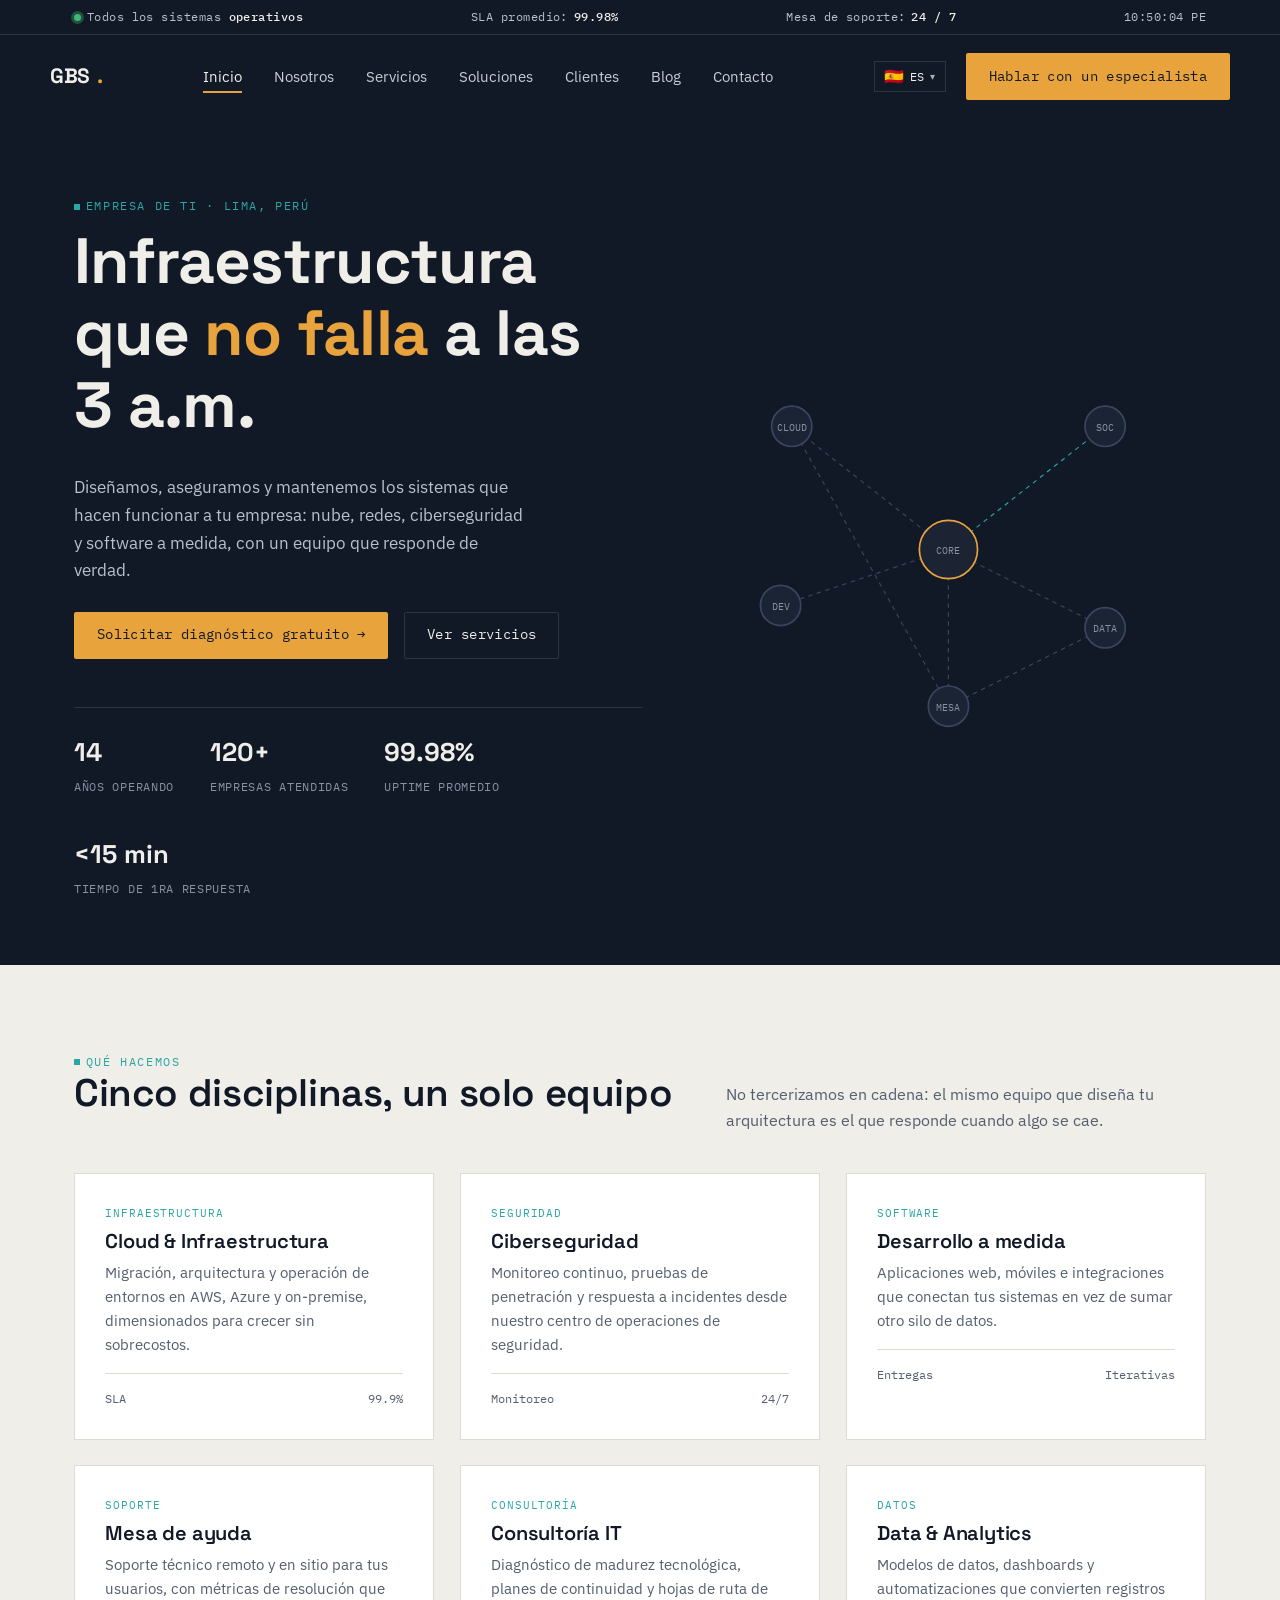
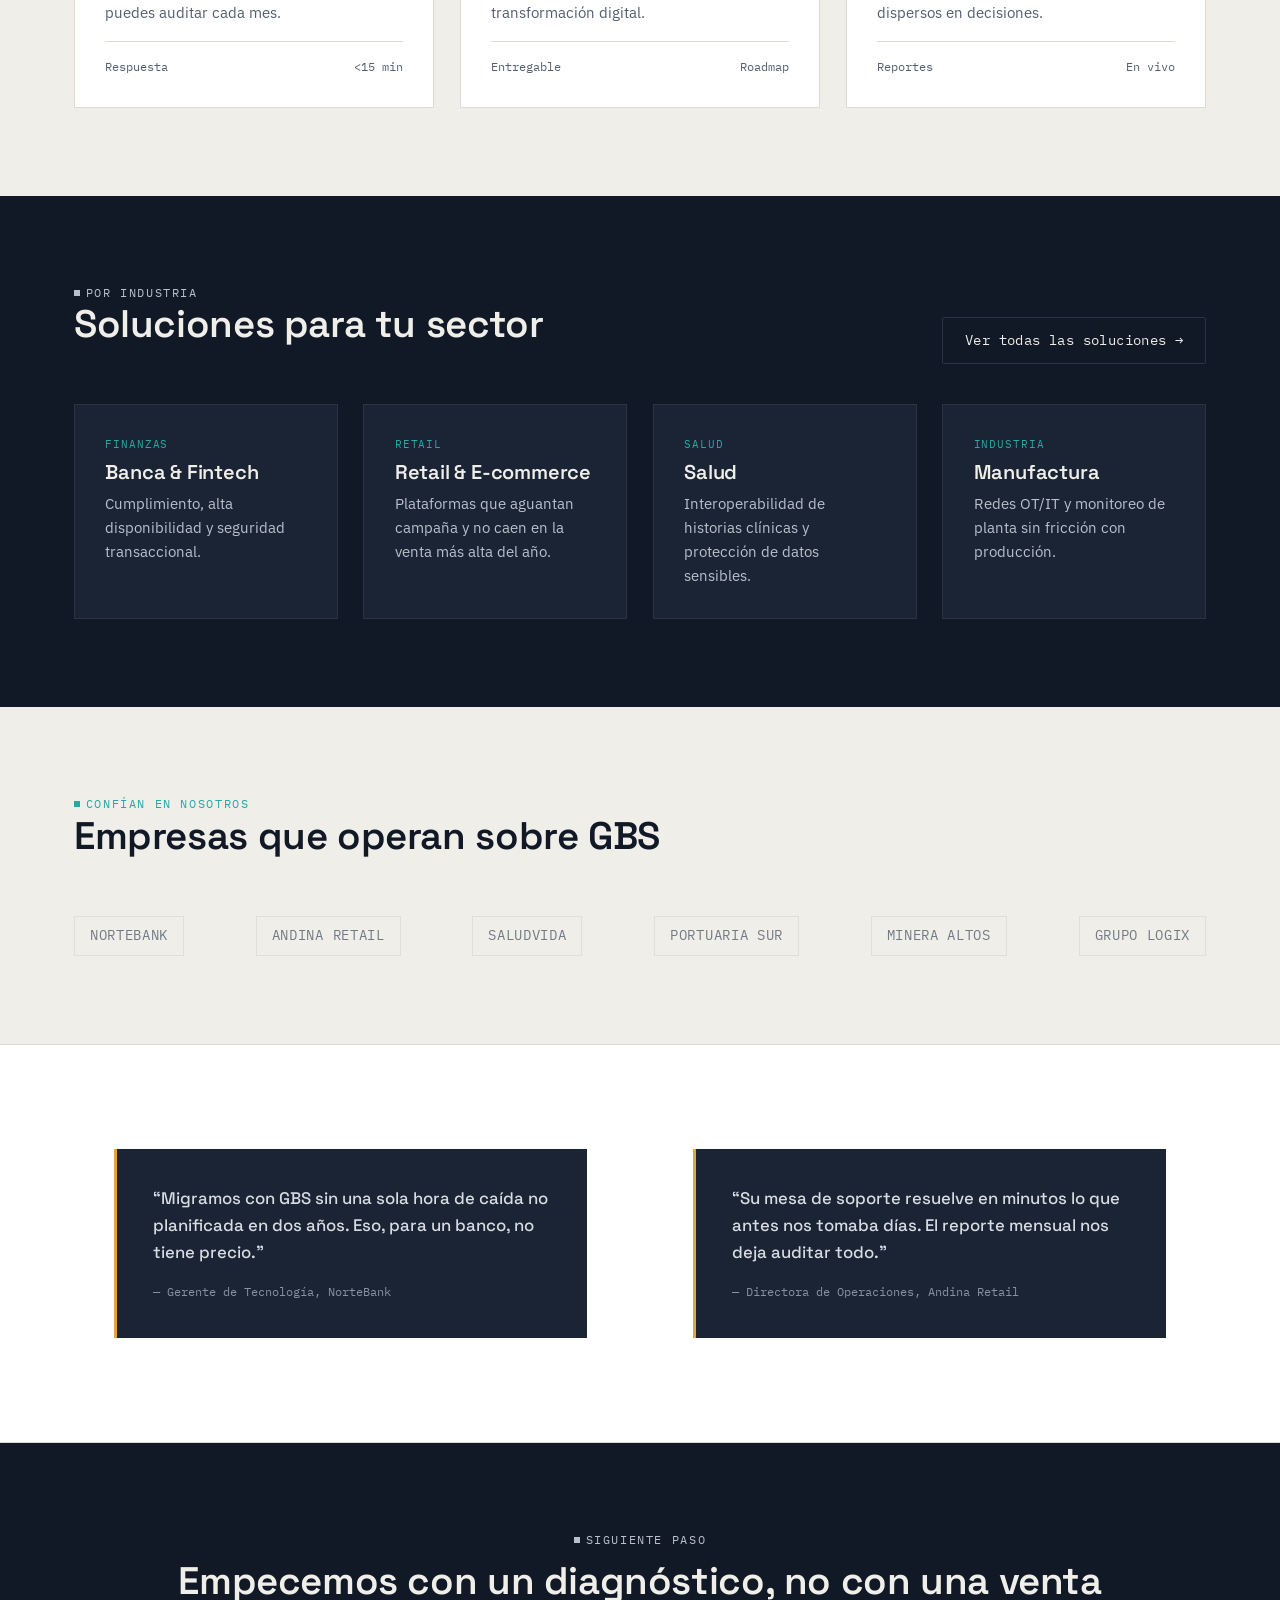
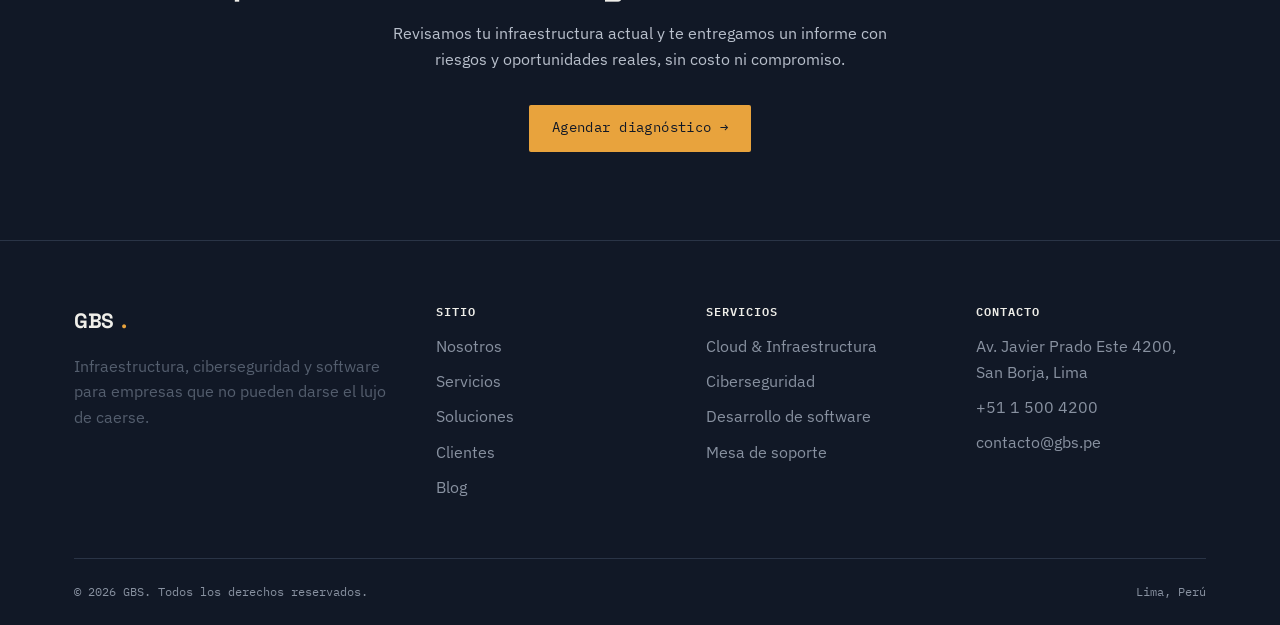
<file: index.html>
<!DOCTYPE html>
<html lang="es">
<head>
<meta charset="UTF-8">
<meta name="viewport" content="width=device-width, initial-scale=1.0">
<title>GBS — Infraestructura, ciberseguridad y software para empresas</title>
<meta name="description" content="GBS es una empresa de TI con sede en Lima. Infraestructura y cloud, ciberseguridad, desarrollo de software y mesa de soporte para empresas en Perú.">
<link rel="stylesheet" href="assets/css/styles.css">
</head>
<body>

<div class="status-bar">
  <div class="container">
    <div class="status-item"><span class="status-dot"></span> <span data-i18n-html="common.status.operational"></span></div>
    <div class="status-item" data-i18n-html="common.status.sla"></div>
    <div class="status-item" data-i18n-html="common.status.support"></div>
    <div class="status-item" data-clock="lima">-- : -- : --</div>
  </div>
</div>

<header class="site-header">
  <div class="container nav-wrap">
    <a href="index.html" class="logo">GBS<span>.</span></a>
    <nav class="navbar">
      <ul>
        <li><a href="index.html" data-i18n="nav.home">Inicio</a></li>
        <li><a href="pages/nosotros.html" data-i18n="nav.about">Nosotros</a></li>
        <li><a href="pages/servicios.html" data-i18n="nav.services">Servicios</a></li>
        <li><a href="pages/soluciones.html" data-i18n="nav.solutions">Soluciones</a></li>
        <li><a href="pages/clientes.html" data-i18n="nav.clients">Clientes</a></li>
        <li><a href="pages/blog.html" data-i18n="nav.blog">Blog</a></li>
        <li><a href="pages/contacto.html" data-i18n="nav.contact">Contacto</a></li>
      </ul>
    </nav>
    <div class="nav-cta">
      <div data-lang-switch></div>
      <a href="pages/contacto.html" class="btn btn-primary" data-i18n="common.cta.talk">Hablar con un especialista</a>
      <button class="nav-toggle" aria-label="Abrir menú" aria-expanded="false">☰</button>
    </div>
  </div>
</header>

<section class="hero">
  <div class="container">
    <div class="hero-copy">
      <p class="eyebrow" data-i18n="home.eyebrow">Empresa de TI · Lima, Perú</p>
      <h1 data-i18n-html="home.title.html">Infraestructura que <em>no falla</em> a las 3&nbsp;a.m.</h1>
      <p class="hero-lead" data-i18n="home.lead">Diseñamos, aseguramos y mantenemos los sistemas que hacen funcionar a tu empresa: nube, redes, ciberseguridad y software a medida, con un equipo que responde de verdad.</p>
      <div class="hero-actions">
        <a href="pages/contacto.html" class="btn btn-primary btn-arrow" data-i18n="home.cta.diagnostic">Solicitar diagnóstico gratuito</a>
        <a href="pages/servicios.html" class="btn btn-ghost" data-i18n="home.cta.services">Ver servicios</a>
      </div>
      <div class="hero-stats">
        <div><strong data-i18n="home.stats.years.n">14</strong><span data-i18n="home.stats.years.l">Años operando</span></div>
        <div><strong data-i18n="home.stats.companies.n">120+</strong><span data-i18n="home.stats.companies.l">Empresas atendidas</span></div>
        <div><strong data-i18n="home.stats.uptime.n">99.98%</strong><span data-i18n="home.stats.uptime.l">Uptime promedio</span></div>
        <div><strong data-i18n-html="home.stats.response.n">&lt;15 min</strong><span data-i18n="home.stats.response.l">Tiempo de 1ra respuesta</span></div>
      </div>
    </div>

    <svg class="topology" viewBox="0 0 460 360" xmlns="http://www.w3.org/2000/svg" role="img" aria-label="Diagrama de topología de red">
      <line class="link" x1="230" y1="180" x2="90" y2="70" />
      <line class="link" x1="230" y1="180" x2="370" y2="70" />
      <line class="link" x1="230" y1="180" x2="80" y2="230" />
      <line class="link" x1="230" y1="180" x2="370" y2="250" />
      <line class="link" x1="230" y1="180" x2="230" y2="320" />
      <line class="link" x1="90" y1="70" x2="230" y2="320" />
      <line class="link" x1="370" y1="250" x2="230" y2="320" />

      <g class="node core"><circle cx="230" cy="180" r="26"/><text x="230" y="184" text-anchor="middle">CORE</text></g>
      <g class="node"><circle cx="90" cy="70" r="18"/><text x="90" y="74" text-anchor="middle">CLOUD</text></g>
      <g class="node"><circle cx="370" cy="70" r="18"/><text x="370" y="74" text-anchor="middle">SOC</text></g>
      <g class="node"><circle cx="80" cy="230" r="18"/><text x="80" y="234" text-anchor="middle">DEV</text></g>
      <g class="node"><circle cx="370" cy="250" r="18"/><text x="370" y="254" text-anchor="middle">DATA</text></g>
      <g class="node"><circle cx="230" cy="320" r="18"/><text x="230" y="324" text-anchor="middle">MESA</text></g>
    </svg>
  </div>
</section>

<section id="servicios">
  <div class="container">
    <div class="section-head">
      <div>
        <p class="eyebrow" data-i18n="home.services.eyebrow">Qué hacemos</p>
        <h2 data-i18n="home.services.title">Cinco disciplinas, un solo equipo</h2>
      </div>
      <p data-i18n="home.services.lead">No tercerizamos en cadena: el mismo equipo que diseña tu arquitectura es el que responde cuando algo se cae.</p>
    </div>
    <div class="grid grid-3">
      <div class="card">
        <span class="tag" data-i18n-html="svc.cloud.tag">Infraestructura</span>
        <h3 data-i18n-html="svc.cloud.title">Cloud &amp; Infraestructura</h3>
        <p data-i18n="svc.cloud.desc">Migración, arquitectura y operación de entornos en AWS, Azure y on-premise, dimensionados para crecer sin sobrecostos.</p>
        <div class="spec"><span data-i18n="svc.cloud.spec.l">SLA</span><span data-i18n="svc.cloud.spec.v">99.9%</span></div>
      </div>
      <div class="card">
        <span class="tag" data-i18n="svc.security.tag">Seguridad</span>
        <h3 data-i18n="svc.security.title">Ciberseguridad</h3>
        <p data-i18n="svc.security.desc">Monitoreo continuo, pruebas de penetración y respuesta a incidentes desde nuestro centro de operaciones de seguridad.</p>
        <div class="spec"><span data-i18n="svc.security.spec.l">Monitoreo</span><span data-i18n="svc.security.spec.v">24/7</span></div>
      </div>
      <div class="card">
        <span class="tag" data-i18n="svc.software.tag">Software</span>
        <h3 data-i18n="svc.software.title">Desarrollo a medida</h3>
        <p data-i18n="svc.software.desc">Aplicaciones web, móviles e integraciones que conectan tus sistemas en vez de sumar otro silo de datos.</p>
        <div class="spec"><span data-i18n="svc.software.spec.l">Entregas</span><span data-i18n="svc.software.spec.v">Iterativas</span></div>
      </div>
      <div class="card">
        <span class="tag" data-i18n="svc.support.tag">Soporte</span>
        <h3 data-i18n="svc.support.title">Mesa de ayuda</h3>
        <p data-i18n="svc.support.desc">Soporte técnico remoto y en sitio para tus usuarios, con métricas de resolución que puedes auditar cada mes.</p>
        <div class="spec"><span data-i18n="svc.support.spec.l">Respuesta</span><span data-i18n-html="svc.support.spec.v">&lt;15 min</span></div>
      </div>
      <div class="card">
        <span class="tag" data-i18n="svc.consulting.tag">Consultoría</span>
        <h3 data-i18n="svc.consulting.title">Consultoría IT</h3>
        <p data-i18n="svc.consulting.desc">Diagnóstico de madurez tecnológica, planes de continuidad y hojas de ruta de transformación digital.</p>
        <div class="spec"><span data-i18n="svc.consulting.spec.l">Entregable</span><span data-i18n="svc.consulting.spec.v">Roadmap</span></div>
      </div>
      <div class="card">
        <span class="tag" data-i18n="svc.data.tag">Datos</span>
        <h3 data-i18n-html="svc.data.title">Data &amp; Analytics</h3>
        <p data-i18n="svc.data.desc">Modelos de datos, dashboards y automatizaciones que convierten registros dispersos en decisiones.</p>
        <div class="spec"><span data-i18n="svc.data.spec.l">Reportes</span><span data-i18n="svc.data.spec.v">En vivo</span></div>
      </div>
    </div>
  </div>
</section>

<section class="section-dark">
  <div class="container">
    <div class="section-head">
      <div>
        <p class="eyebrow" data-i18n="home.industries.eyebrow">Por industria</p>
        <h2 data-i18n="home.industries.title">Soluciones para tu sector</h2>
      </div>
      <a href="pages/soluciones.html" class="btn btn-ghost btn-arrow" data-i18n="home.industries.cta">Ver todas las soluciones</a>
    </div>
    <div class="grid grid-4">
      <div class="card" style="background:var(--ink-soft); border-color:var(--line-dark);">
        <span class="tag" data-i18n="ind.finance.tag">Finanzas</span>
        <h3 style="color:var(--paper)" data-i18n-html="ind.finance.title">Banca &amp; Fintech</h3>
        <p style="color:#B9C0CC" data-i18n="ind.finance.desc">Cumplimiento, alta disponibilidad y seguridad transaccional.</p>
      </div>
      <div class="card" style="background:var(--ink-soft); border-color:var(--line-dark);">
        <span class="tag" data-i18n="ind.retail.tag">Retail</span>
        <h3 style="color:var(--paper)" data-i18n-html="ind.retail.title">Retail &amp; E-commerce</h3>
        <p style="color:#B9C0CC" data-i18n="ind.retail.desc">Plataformas que aguantan campaña y no caen en la venta más alta del año.</p>
      </div>
      <div class="card" style="background:var(--ink-soft); border-color:var(--line-dark);">
        <span class="tag" data-i18n="ind.health.tag">Salud</span>
        <h3 style="color:var(--paper)" data-i18n="ind.health.title">Salud</h3>
        <p style="color:#B9C0CC" data-i18n="ind.health.desc">Interoperabilidad de historias clínicas y protección de datos sensibles.</p>
      </div>
      <div class="card" style="background:var(--ink-soft); border-color:var(--line-dark);">
        <span class="tag" data-i18n="ind.manufacturing.tag">Industria</span>
        <h3 style="color:var(--paper)" data-i18n="ind.manufacturing.title">Manufactura</h3>
        <p style="color:#B9C0CC" data-i18n="ind.manufacturing.desc">Redes OT/IT y monitoreo de planta sin fricción con producción.</p>
      </div>
    </div>
  </div>
</section>

<section>
  <div class="container">
    <div class="section-head">
      <div>
        <p class="eyebrow" data-i18n="home.clients.eyebrow">Confían en nosotros</p>
        <h2 data-i18n="home.clients.title">Empresas que operan sobre GBS</h2>
      </div>
    </div>
    <div class="logo-strip">
      <span>NORTEBANK</span>
      <span>ANDINA RETAIL</span>
      <span>SALUDVIDA</span>
      <span>PORTUARIA SUR</span>
      <span>MINERA ALTOS</span>
      <span>GRUPO LOGIX</span>
    </div>
  </div>
</section>

<section class="section-raised">
  <div class="container">
    <div class="grid grid-2">
      <blockquote class="quote-card">
        <p data-i18n="home.quote1">"Migramos con GBS sin una sola hora de caída no planificada en dos años. Eso, para un banco, no tiene precio."</p>
        <footer data-i18n="home.quote1.author">— Gerente de Tecnología, NorteBank</footer>
      </blockquote>
      <blockquote class="quote-card">
        <p data-i18n="home.quote2">"Su mesa de soporte resuelve en minutos lo que antes nos tomaba días. El reporte mensual nos deja auditar todo."</p>
        <footer data-i18n="home.quote2.author">— Directora de Operaciones, Andina Retail</footer>
      </blockquote>
    </div>
  </div>
</section>

<section class="section-dark text-center">
  <div class="container">
    <p class="eyebrow" style="justify-content:center" data-i18n="home.final.eyebrow">Siguiente paso</p>
    <h2 data-i18n="home.final.title">Empecemos con un diagnóstico, no con una venta</h2>
    <p style="max-width:52ch; margin:0 auto 2rem" data-i18n="home.final.lead">Revisamos tu infraestructura actual y te entregamos un informe con riesgos y oportunidades reales, sin costo ni compromiso.</p>
    <a href="pages/contacto.html" class="btn btn-primary btn-arrow" data-i18n="home.final.cta">Agendar diagnóstico</a>
  </div>
</section>

<footer class="site-footer">
  <div class="container">
    <div class="footer-grid">
      <div>
        <a href="index.html" class="logo">GBS<span>.</span></a>
        <p style="margin-top:1rem; max-width:32ch;" data-i18n="common.footer.tagline">Infraestructura, ciberseguridad y software para empresas que no pueden darse el lujo de caerse.</p>
      </div>
      <div>
        <h4 data-i18n="common.footer.site">Sitio</h4>
        <ul>
          <li><a href="pages/nosotros.html" data-i18n="nav.about">Nosotros</a></li>
          <li><a href="pages/servicios.html" data-i18n="nav.services">Servicios</a></li>
          <li><a href="pages/soluciones.html" data-i18n="nav.solutions">Soluciones</a></li>
          <li><a href="pages/clientes.html" data-i18n="nav.clients">Clientes</a></li>
          <li><a href="pages/blog.html" data-i18n="nav.blog">Blog</a></li>
        </ul>
      </div>
      <div>
        <h4 data-i18n="common.footer.services">Servicios</h4>
        <ul>
          <li><a href="pages/servicios.html" data-i18n-html="common.footer.svc.cloud">Cloud &amp; Infraestructura</a></li>
          <li><a href="pages/servicios.html" data-i18n="common.footer.svc.security">Ciberseguridad</a></li>
          <li><a href="pages/servicios.html" data-i18n="common.footer.svc.software">Desarrollo de software</a></li>
          <li><a href="pages/servicios.html" data-i18n="common.footer.svc.support">Mesa de soporte</a></li>
        </ul>
      </div>
      <div>
        <h4 data-i18n="common.footer.contact">Contacto</h4>
        <ul>
          <li>Av. Javier Prado Este 4200, San Borja, Lima</li>
          <li>+51 1 500 4200</li>
          <li>contacto@gbs.pe</li>
        </ul>
      </div>
    </div>
    <div class="footer-bottom">
      <span data-i18n="common.footer.rights">© 2026 GBS. Todos los derechos reservados.</span>
      <span data-i18n="common.footer.location">Lima, Perú</span>
    </div>
  </div>
</footer>

<script src="assets/js/translations.js"></script>
<script src="assets/js/i18n.js"></script>
<script src="assets/js/main.js"></script>
</body>
</html>
</file>
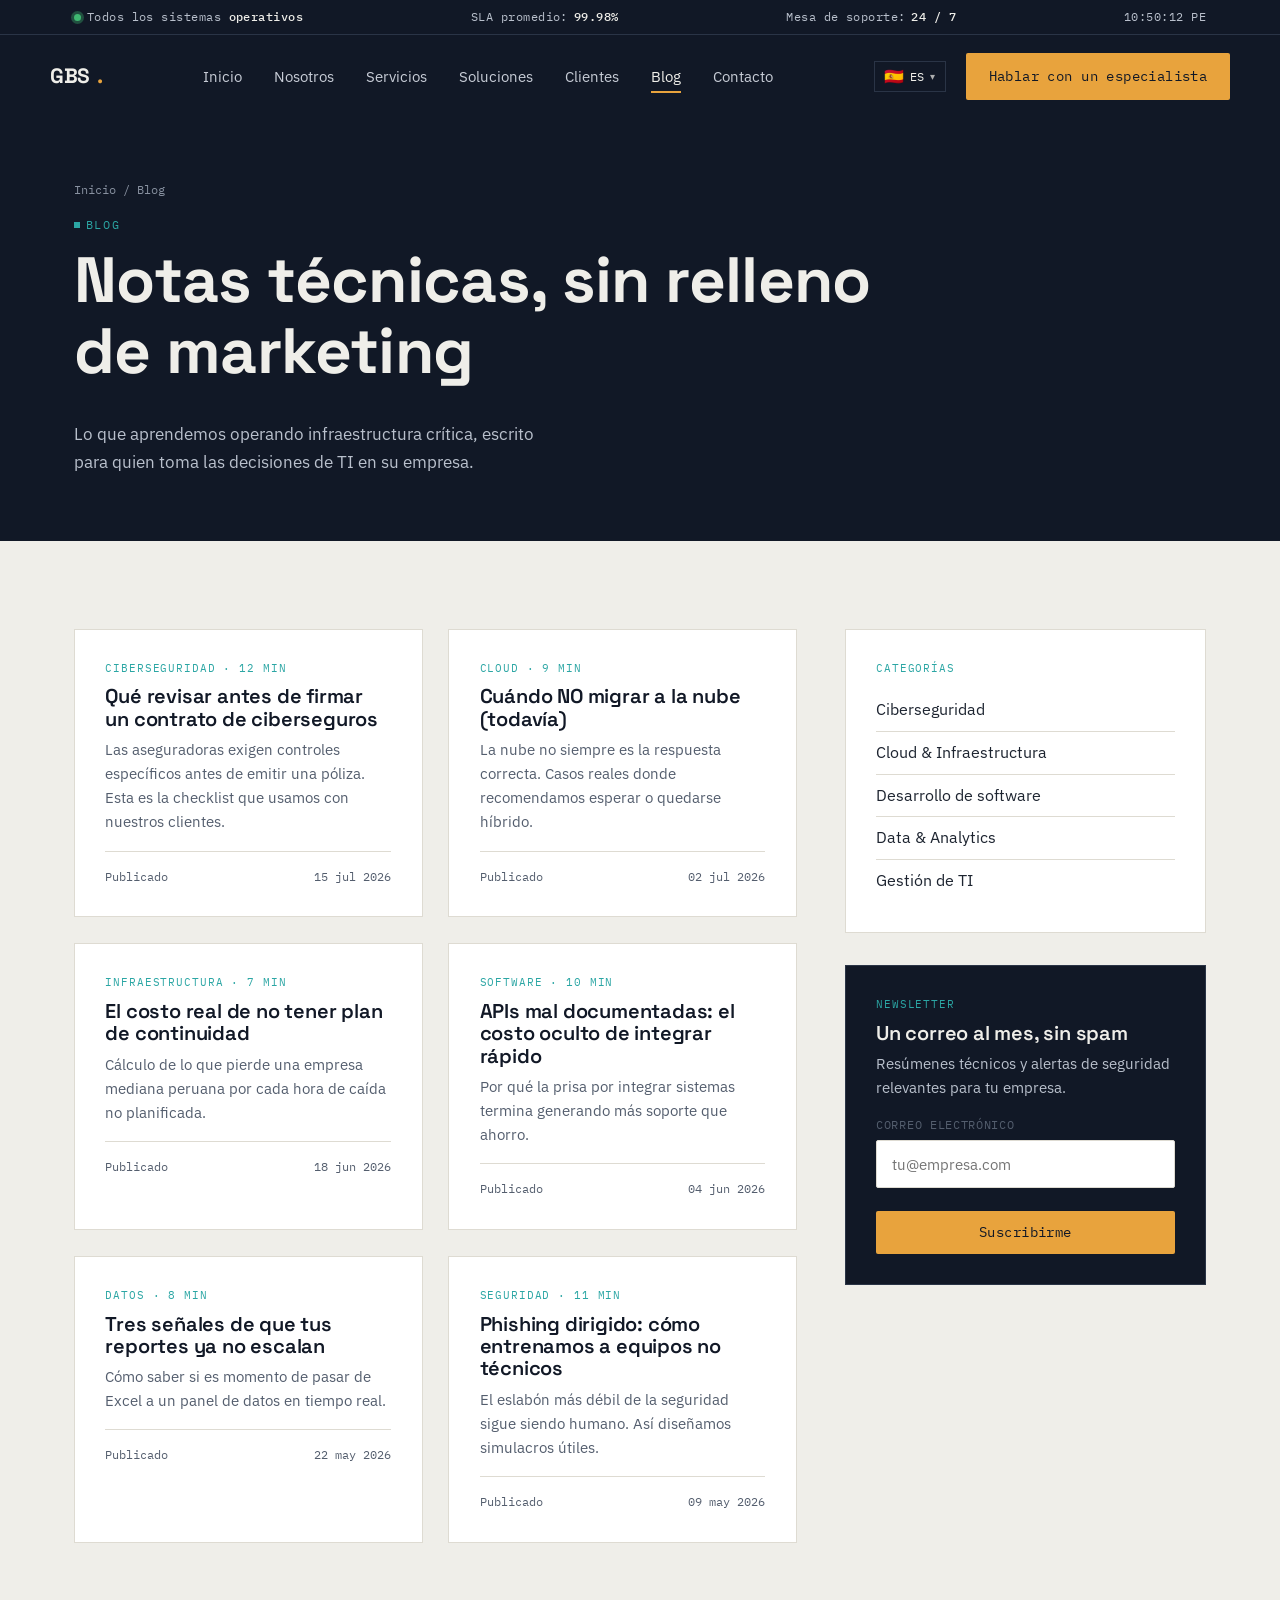
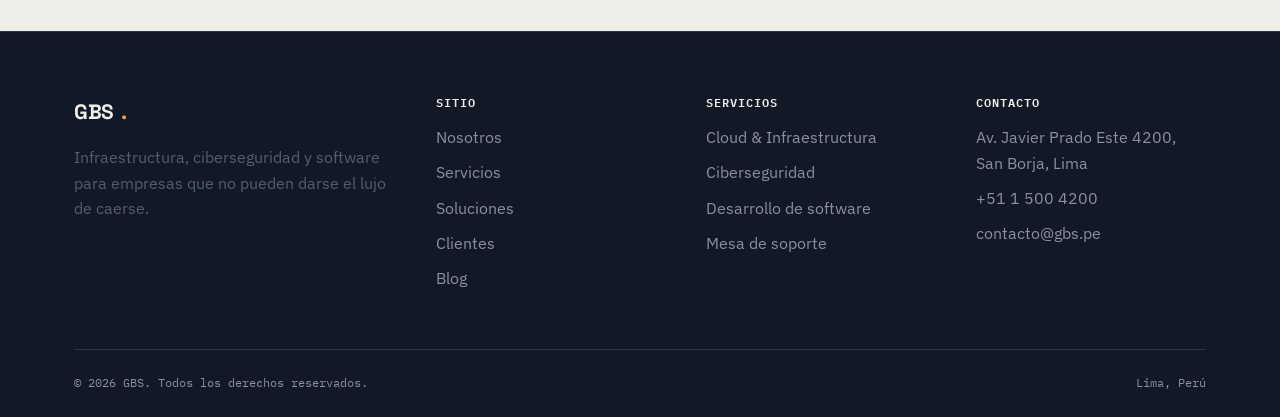
<file: pages/blog.html>
<!DOCTYPE html>
<html lang="es">
<head>
<meta charset="UTF-8">
<meta name="viewport" content="width=device-width, initial-scale=1.0">
<title>Blog — GBS</title>
<meta name="description" content="Artículos de GBS sobre infraestructura, ciberseguridad, cloud y transformación digital para empresas.">
<link rel="stylesheet" href="../assets/css/styles.css">
</head>
<body>

<div class="status-bar">
  <div class="container">
    <div class="status-item"><span class="status-dot"></span> <span data-i18n-html="common.status.operational"></span></div>
    <div class="status-item" data-i18n-html="common.status.sla"></div>
    <div class="status-item" data-i18n-html="common.status.support"></div>
    <div class="status-item" data-clock="lima">-- : -- : --</div>
  </div>
</div>

<header class="site-header">
  <div class="container nav-wrap">
    <a href="../index.html" class="logo">GBS<span>.</span></a>
    <nav class="navbar">
      <ul>
        <li><a href="../index.html" data-i18n="nav.home">Inicio</a></li>
        <li><a href="nosotros.html" data-i18n="nav.about">Nosotros</a></li>
        <li><a href="servicios.html" data-i18n="nav.services">Servicios</a></li>
        <li><a href="soluciones.html" data-i18n="nav.solutions">Soluciones</a></li>
        <li><a href="clientes.html" data-i18n="nav.clients">Clientes</a></li>
        <li><a href="blog.html" data-i18n="nav.blog">Blog</a></li>
        <li><a href="contacto.html" data-i18n="nav.contact">Contacto</a></li>
      </ul>
    </nav>
    <div class="nav-cta">
      <div data-lang-switch></div>
      <a href="contacto.html" class="btn btn-primary" data-i18n="common.cta.talk">Hablar con un especialista</a>
      <button class="nav-toggle" aria-label="Abrir menú" aria-expanded="false">☰</button>
    </div>
  </div>
</header>

<section class="page-hero">
  <div class="container">
    <p class="breadcrumb"><a href="../index.html" data-i18n="nav.home">Inicio</a> / Blog</p>
    <p class="eyebrow" data-i18n="page.blog.eyebrow">EYEBROW</p>
    <h1 data-i18n="page.blog.title">TITLE</h1>
    <p class="hero-lead" data-i18n="page.blog.lead">LEAD</p>
  </div>
</section>

<section>
  <div class="container">
    <div class="grid" style="grid-template-columns:2fr 1fr; gap:3rem;">
      <div>
        <div class="grid grid-2">
          <article class="card">
            <span class="tag">Ciberseguridad · 12 min</span>
            <h3>Qué revisar antes de firmar un contrato de ciberseguros</h3>
            <p>Las aseguradoras exigen controles específicos antes de emitir una póliza. Esta es la checklist que usamos con nuestros clientes.</p>
            <div class="spec"><span>Publicado</span><span>15 jul 2026</span></div>
          </article>
          <article class="card">
            <span class="tag">Cloud · 9 min</span>
            <h3>Cuándo NO migrar a la nube (todavía)</h3>
            <p>La nube no siempre es la respuesta correcta. Casos reales donde recomendamos esperar o quedarse híbrido.</p>
            <div class="spec"><span>Publicado</span><span>02 jul 2026</span></div>
          </article>
          <article class="card">
            <span class="tag">Infraestructura · 7 min</span>
            <h3>El costo real de no tener plan de continuidad</h3>
            <p>Cálculo de lo que pierde una empresa mediana peruana por cada hora de caída no planificada.</p>
            <div class="spec"><span>Publicado</span><span>18 jun 2026</span></div>
          </article>
          <article class="card">
            <span class="tag">Software · 10 min</span>
            <h3>APIs mal documentadas: el costo oculto de integrar rápido</h3>
            <p>Por qué la prisa por integrar sistemas termina generando más soporte que ahorro.</p>
            <div class="spec"><span>Publicado</span><span>04 jun 2026</span></div>
          </article>
          <article class="card">
            <span class="tag">Datos · 8 min</span>
            <h3>Tres señales de que tus reportes ya no escalan</h3>
            <p>Cómo saber si es momento de pasar de Excel a un panel de datos en tiempo real.</p>
            <div class="spec"><span>Publicado</span><span>22 may 2026</span></div>
          </article>
          <article class="card">
            <span class="tag">Seguridad · 11 min</span>
            <h3>Phishing dirigido: cómo entrenamos a equipos no técnicos</h3>
            <p>El eslabón más débil de la seguridad sigue siendo humano. Así diseñamos simulacros útiles.</p>
            <div class="spec"><span>Publicado</span><span>09 may 2026</span></div>
          </article>
        </div>
      </div>

      <aside>
        <div class="card" style="margin-bottom:2rem;">
          <span class="tag">Categorías</span>
          <ul style="margin-top:.75rem;">
            <li style="padding:.5em 0; border-bottom:1px solid var(--line);">Ciberseguridad</li>
            <li style="padding:.5em 0; border-bottom:1px solid var(--line);">Cloud &amp; Infraestructura</li>
            <li style="padding:.5em 0; border-bottom:1px solid var(--line);">Desarrollo de software</li>
            <li style="padding:.5em 0; border-bottom:1px solid var(--line);">Data &amp; Analytics</li>
            <li style="padding:.5em 0;">Gestión de TI</li>
          </ul>
        </div>
        <div class="card" style="background:var(--ink); border-color:var(--line-dark);">
          <span class="tag">Newsletter</span>
          <h3 style="color:var(--paper)">Un correo al mes, sin spam</h3>
          <p style="color:#B9C0CC">Resúmenes técnicos y alertas de seguridad relevantes para tu empresa.</p>
          <form style="margin-top:1rem;">
            <div class="form-field">
              <label for="newsletter-email">Correo electrónico</label>
              <input type="email" id="newsletter-email" placeholder="tu@empresa.com" required>
            </div>
            <button type="submit" class="btn btn-primary" style="width:100%; justify-content:center;">Suscribirme</button>
          </form>
        </div>
      </aside>
    </div>
  </div>
</section>

<footer class="site-footer">
  <div class="container">
    <div class="footer-grid">
      <div>
        <a href="../index.html" class="logo">GBS<span>.</span></a>
        <p style="margin-top:1rem; max-width:32ch;" data-i18n="common.footer.tagline">Infraestructura, ciberseguridad y software para empresas que no pueden darse el lujo de caerse.</p>
      </div>
      <div>
        <h4 data-i18n="common.footer.site">Sitio</h4>
        <ul>
          <li><a href="nosotros.html" data-i18n="nav.about">Nosotros</a></li>
          <li><a href="servicios.html" data-i18n="nav.services">Servicios</a></li>
          <li><a href="soluciones.html" data-i18n="nav.solutions">Soluciones</a></li>
          <li><a href="clientes.html" data-i18n="nav.clients">Clientes</a></li>
          <li><a href="blog.html" data-i18n="nav.blog">Blog</a></li>
        </ul>
      </div>
      <div>
        <h4 data-i18n="common.footer.services">Servicios</h4>
        <ul>
          <li><a href="servicios.html" data-i18n-html="common.footer.svc.cloud">Cloud &amp; Infraestructura</a></li>
          <li><a href="servicios.html" data-i18n="common.footer.svc.security">Ciberseguridad</a></li>
          <li><a href="servicios.html" data-i18n="common.footer.svc.software">Desarrollo de software</a></li>
          <li><a href="servicios.html" data-i18n="common.footer.svc.support">Mesa de soporte</a></li>
        </ul>
      </div>
      <div>
        <h4 data-i18n="common.footer.contact">Contacto</h4>
        <ul>
          <li>Av. Javier Prado Este 4200, San Borja, Lima</li>
          <li>+51 1 500 4200</li>
          <li>contacto@gbs.pe</li>
        </ul>
      </div>
    </div>
    <div class="footer-bottom">
      <span data-i18n="common.footer.rights">© 2026 GBS. Todos los derechos reservados.</span>
      <span data-i18n="common.footer.location">Lima, Perú</span>
    </div>
  </div>
</footer>

<script src="../assets/js/translations.js"></script>
<script src="../assets/js/i18n.js"></script>
<script src="../assets/js/main.js"></script>
</body>
</html>
</file>
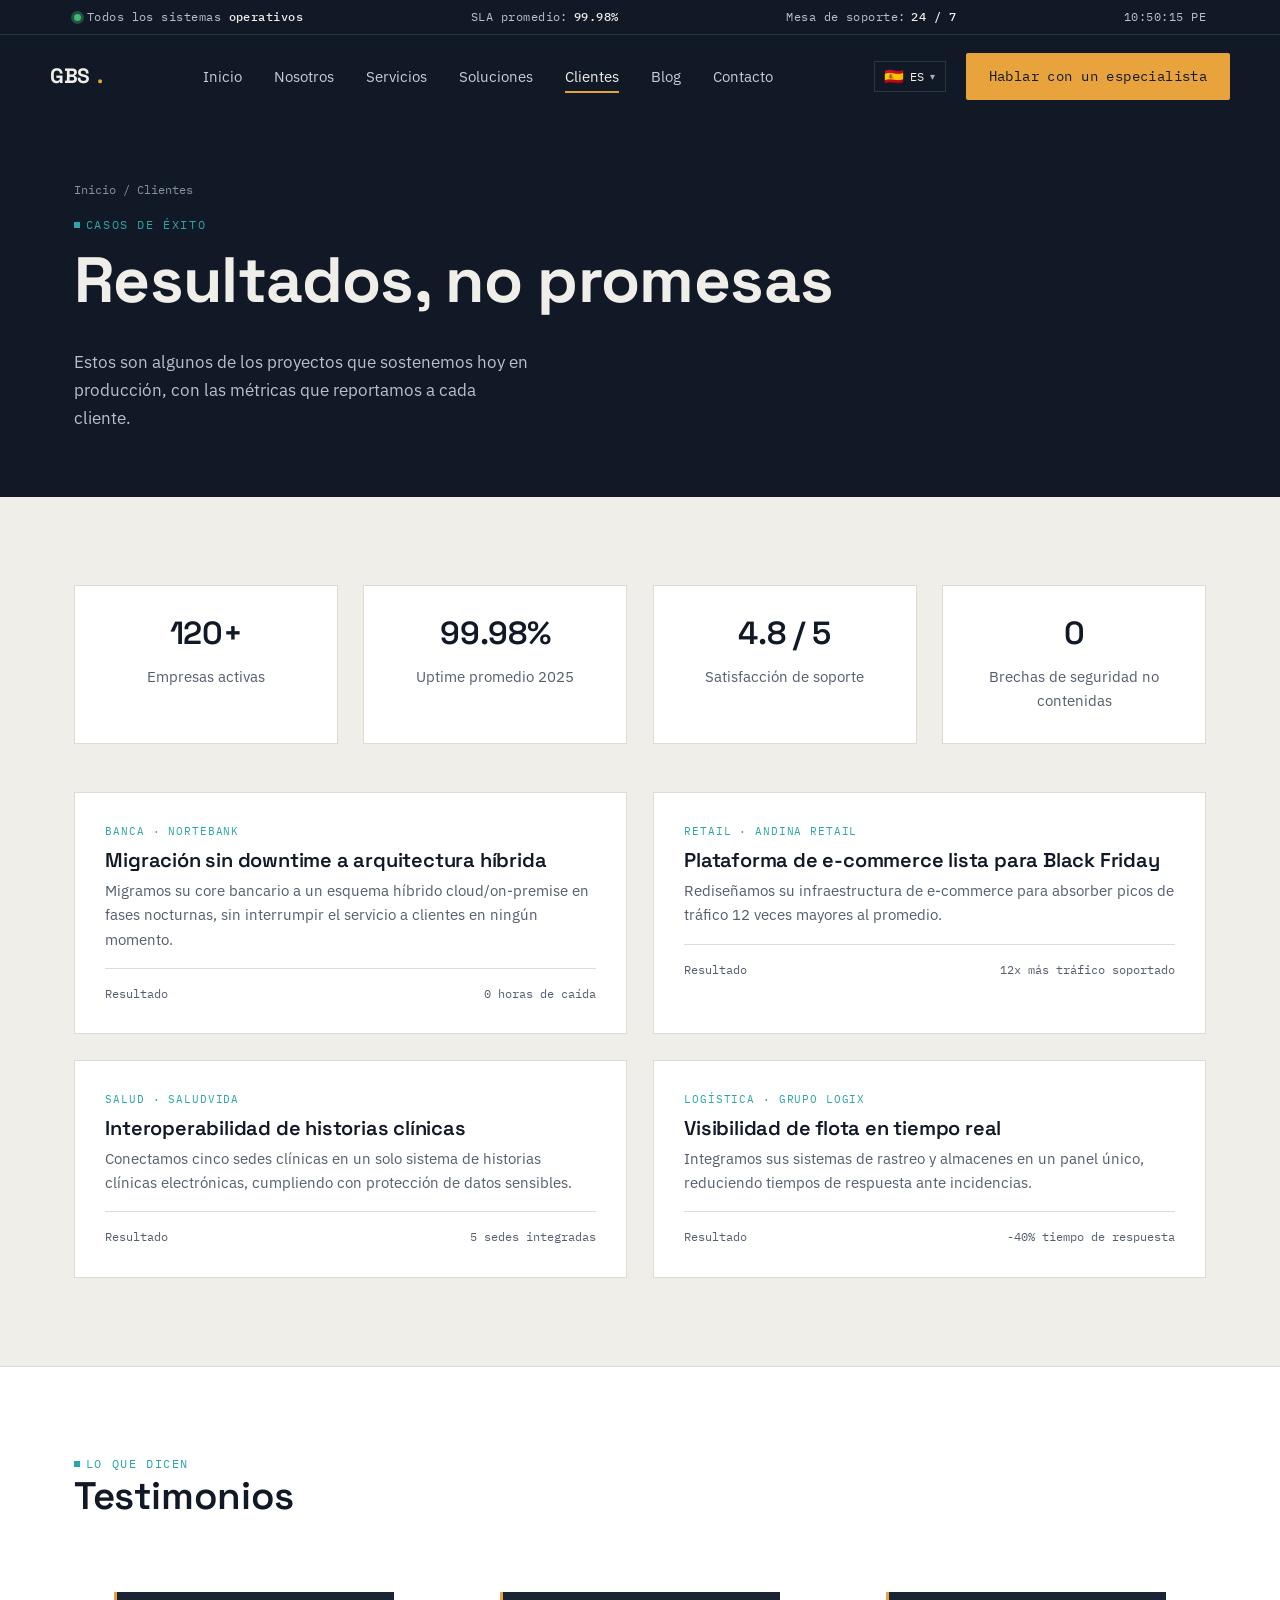
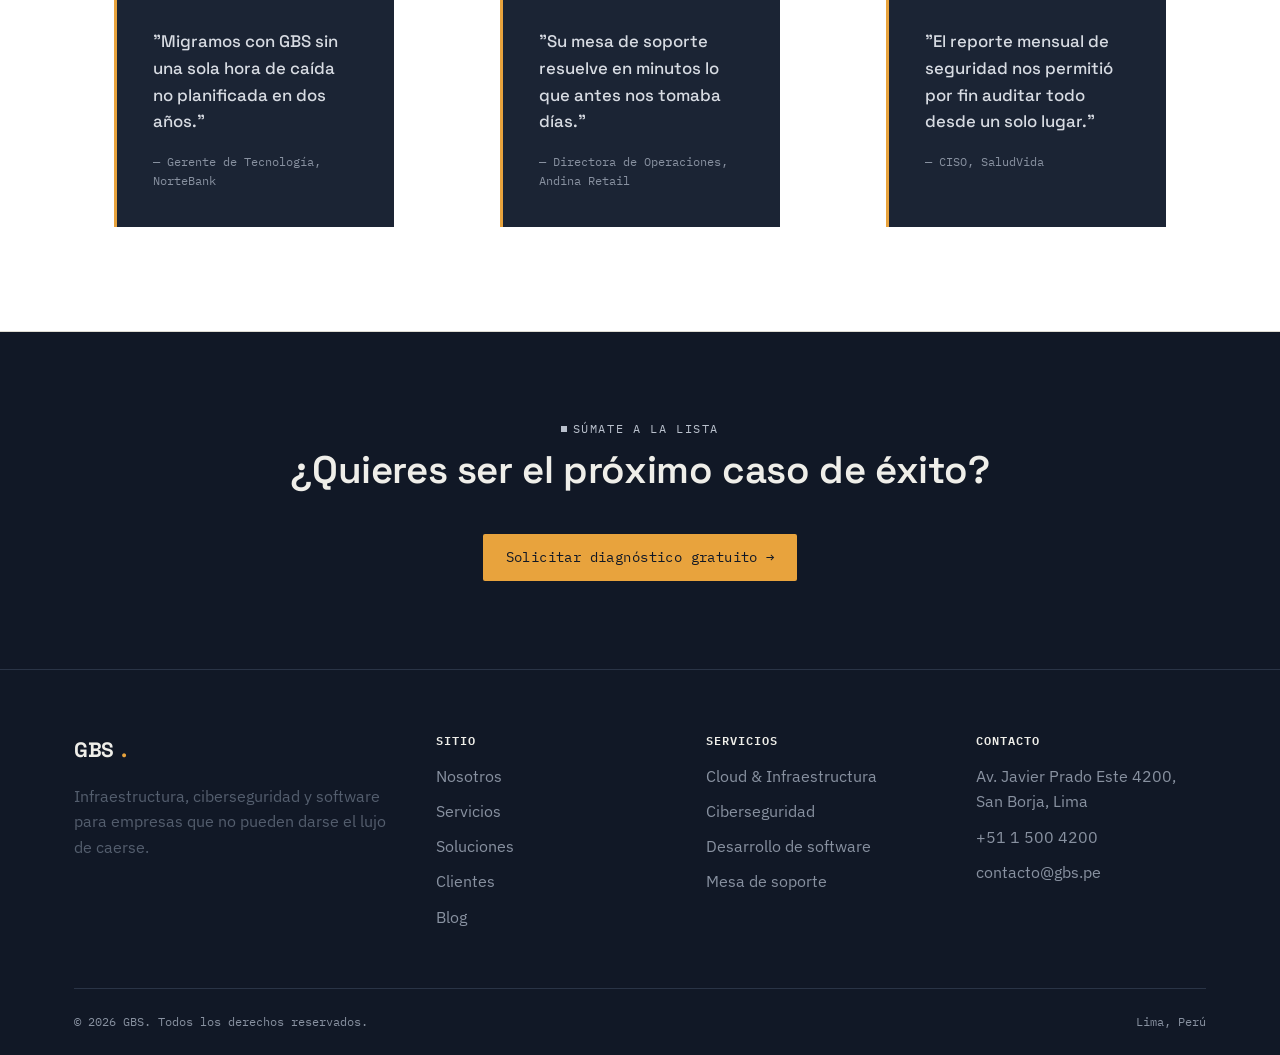
<file: pages/clientes.html>
<!DOCTYPE html>
<html lang="es">
<head>
<meta charset="UTF-8">
<meta name="viewport" content="width=device-width, initial-scale=1.0">
<title>Clientes — GBS</title>
<meta name="description" content="Casos de éxito y resultados de las empresas que confían su infraestructura y ciberseguridad a GBS.">
<link rel="stylesheet" href="../assets/css/styles.css">
</head>
<body>

<div class="status-bar">
  <div class="container">
    <div class="status-item"><span class="status-dot"></span> <span data-i18n-html="common.status.operational"></span></div>
    <div class="status-item" data-i18n-html="common.status.sla"></div>
    <div class="status-item" data-i18n-html="common.status.support"></div>
    <div class="status-item" data-clock="lima">-- : -- : --</div>
  </div>
</div>

<header class="site-header">
  <div class="container nav-wrap">
    <a href="../index.html" class="logo">GBS<span>.</span></a>
    <nav class="navbar">
      <ul>
        <li><a href="../index.html" data-i18n="nav.home">Inicio</a></li>
        <li><a href="nosotros.html" data-i18n="nav.about">Nosotros</a></li>
        <li><a href="servicios.html" data-i18n="nav.services">Servicios</a></li>
        <li><a href="soluciones.html" data-i18n="nav.solutions">Soluciones</a></li>
        <li><a href="clientes.html" data-i18n="nav.clients">Clientes</a></li>
        <li><a href="blog.html" data-i18n="nav.blog">Blog</a></li>
        <li><a href="contacto.html" data-i18n="nav.contact">Contacto</a></li>
      </ul>
    </nav>
    <div class="nav-cta">
      <div data-lang-switch></div>
      <a href="contacto.html" class="btn btn-primary" data-i18n="common.cta.talk">Hablar con un especialista</a>
      <button class="nav-toggle" aria-label="Abrir menú" aria-expanded="false">☰</button>
    </div>
  </div>
</header>

<section class="page-hero">
  <div class="container">
    <p class="breadcrumb"><a href="../index.html" data-i18n="nav.home">Inicio</a> / Clientes</p>
    <p class="eyebrow" data-i18n="page.clients.eyebrow">EYEBROW</p>
    <h1 data-i18n="page.clients.title">TITLE</h1>
    <p class="hero-lead" data-i18n="page.clients.lead">LEAD</p>
  </div>
</section>

<section>
  <div class="container">
    <div class="grid grid-4" style="margin-bottom:3rem;">
      <div class="card text-center">
        <h3 style="font-family:var(--f-display); font-size:2rem;">120+</h3>
        <p>Empresas activas</p>
      </div>
      <div class="card text-center">
        <h3 style="font-family:var(--f-display); font-size:2rem;">99.98%</h3>
        <p>Uptime promedio 2025</p>
      </div>
      <div class="card text-center">
        <h3 style="font-family:var(--f-display); font-size:2rem;">4.8 / 5</h3>
        <p>Satisfacción de soporte</p>
      </div>
      <div class="card text-center">
        <h3 style="font-family:var(--f-display); font-size:2rem;">0</h3>
        <p>Brechas de seguridad no contenidas</p>
      </div>
    </div>

    <div class="grid grid-2">
      <div class="card">
        <span class="tag">Banca · NorteBank</span>
        <h3>Migración sin downtime a arquitectura híbrida</h3>
        <p>Migramos su core bancario a un esquema híbrido cloud/on-premise en fases nocturnas, sin interrumpir el servicio a clientes en ningún momento.</p>
        <div class="spec"><span>Resultado</span><span>0 horas de caída</span></div>
      </div>
      <div class="card">
        <span class="tag">Retail · Andina Retail</span>
        <h3>Plataforma de e-commerce lista para Black Friday</h3>
        <p>Rediseñamos su infraestructura de e-commerce para absorber picos de tráfico 12 veces mayores al promedio.</p>
        <div class="spec"><span>Resultado</span><span>12x más tráfico soportado</span></div>
      </div>
      <div class="card">
        <span class="tag">Salud · SaludVida</span>
        <h3>Interoperabilidad de historias clínicas</h3>
        <p>Conectamos cinco sedes clínicas en un solo sistema de historias clínicas electrónicas, cumpliendo con protección de datos sensibles.</p>
        <div class="spec"><span>Resultado</span><span>5 sedes integradas</span></div>
      </div>
      <div class="card">
        <span class="tag">Logística · Grupo Logix</span>
        <h3>Visibilidad de flota en tiempo real</h3>
        <p>Integramos sus sistemas de rastreo y almacenes en un panel único, reduciendo tiempos de respuesta ante incidencias.</p>
        <div class="spec"><span>Resultado</span><span>-40% tiempo de respuesta</span></div>
      </div>
    </div>
  </div>
</section>

<section class="section-raised">
  <div class="container">
    <div class="section-head">
      <div>
        <p class="eyebrow">Lo que dicen</p>
        <h2>Testimonios</h2>
      </div>
    </div>
    <div class="grid grid-3">
      <blockquote class="quote-card">
        <p>"Migramos con GBS sin una sola hora de caída no planificada en dos años."</p>
        <footer>— Gerente de Tecnología, NorteBank</footer>
      </blockquote>
      <blockquote class="quote-card">
        <p>"Su mesa de soporte resuelve en minutos lo que antes nos tomaba días."</p>
        <footer>— Directora de Operaciones, Andina Retail</footer>
      </blockquote>
      <blockquote class="quote-card">
        <p>"El reporte mensual de seguridad nos permitió por fin auditar todo desde un solo lugar."</p>
        <footer>— CISO, SaludVida</footer>
      </blockquote>
    </div>
  </div>
</section>

<section class="section-dark text-center">
  <div class="container">
    <p class="eyebrow" style="justify-content:center">Súmate a la lista</p>
    <h2>¿Quieres ser el próximo caso de éxito?</h2>
    <a href="contacto.html" class="btn btn-primary btn-arrow" style="margin-top:1.5rem;">Solicitar diagnóstico gratuito</a>
  </div>
</section>

<footer class="site-footer">
  <div class="container">
    <div class="footer-grid">
      <div>
        <a href="../index.html" class="logo">GBS<span>.</span></a>
        <p style="margin-top:1rem; max-width:32ch;" data-i18n="common.footer.tagline">Infraestructura, ciberseguridad y software para empresas que no pueden darse el lujo de caerse.</p>
      </div>
      <div>
        <h4 data-i18n="common.footer.site">Sitio</h4>
        <ul>
          <li><a href="nosotros.html" data-i18n="nav.about">Nosotros</a></li>
          <li><a href="servicios.html" data-i18n="nav.services">Servicios</a></li>
          <li><a href="soluciones.html" data-i18n="nav.solutions">Soluciones</a></li>
          <li><a href="clientes.html" data-i18n="nav.clients">Clientes</a></li>
          <li><a href="blog.html" data-i18n="nav.blog">Blog</a></li>
        </ul>
      </div>
      <div>
        <h4 data-i18n="common.footer.services">Servicios</h4>
        <ul>
          <li><a href="servicios.html" data-i18n-html="common.footer.svc.cloud">Cloud &amp; Infraestructura</a></li>
          <li><a href="servicios.html" data-i18n="common.footer.svc.security">Ciberseguridad</a></li>
          <li><a href="servicios.html" data-i18n="common.footer.svc.software">Desarrollo de software</a></li>
          <li><a href="servicios.html" data-i18n="common.footer.svc.support">Mesa de soporte</a></li>
        </ul>
      </div>
      <div>
        <h4 data-i18n="common.footer.contact">Contacto</h4>
        <ul>
          <li>Av. Javier Prado Este 4200, San Borja, Lima</li>
          <li>+51 1 500 4200</li>
          <li>contacto@gbs.pe</li>
        </ul>
      </div>
    </div>
    <div class="footer-bottom">
      <span data-i18n="common.footer.rights">© 2026 GBS. Todos los derechos reservados.</span>
      <span data-i18n="common.footer.location">Lima, Perú</span>
    </div>
  </div>
</footer>

<script src="../assets/js/translations.js"></script>
<script src="../assets/js/i18n.js"></script>
<script src="../assets/js/main.js"></script>
</body>
</html>
</file>
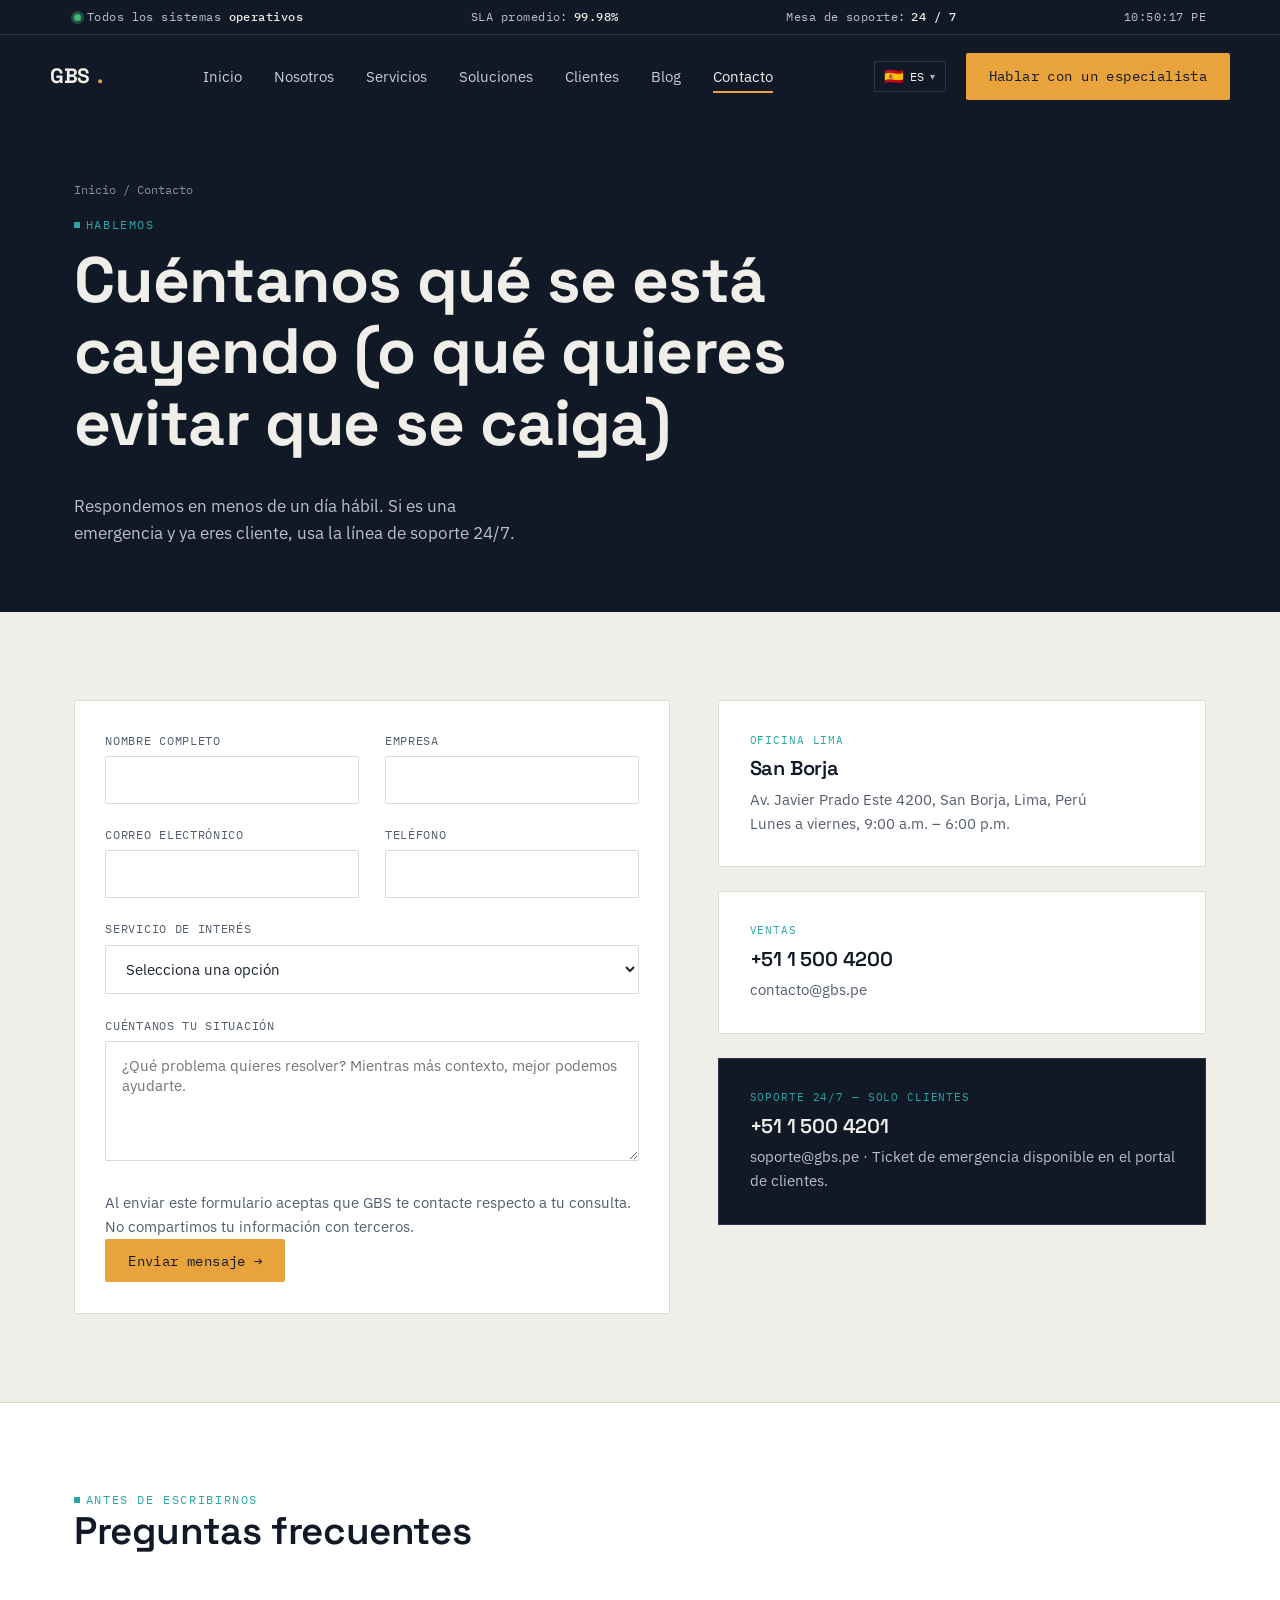
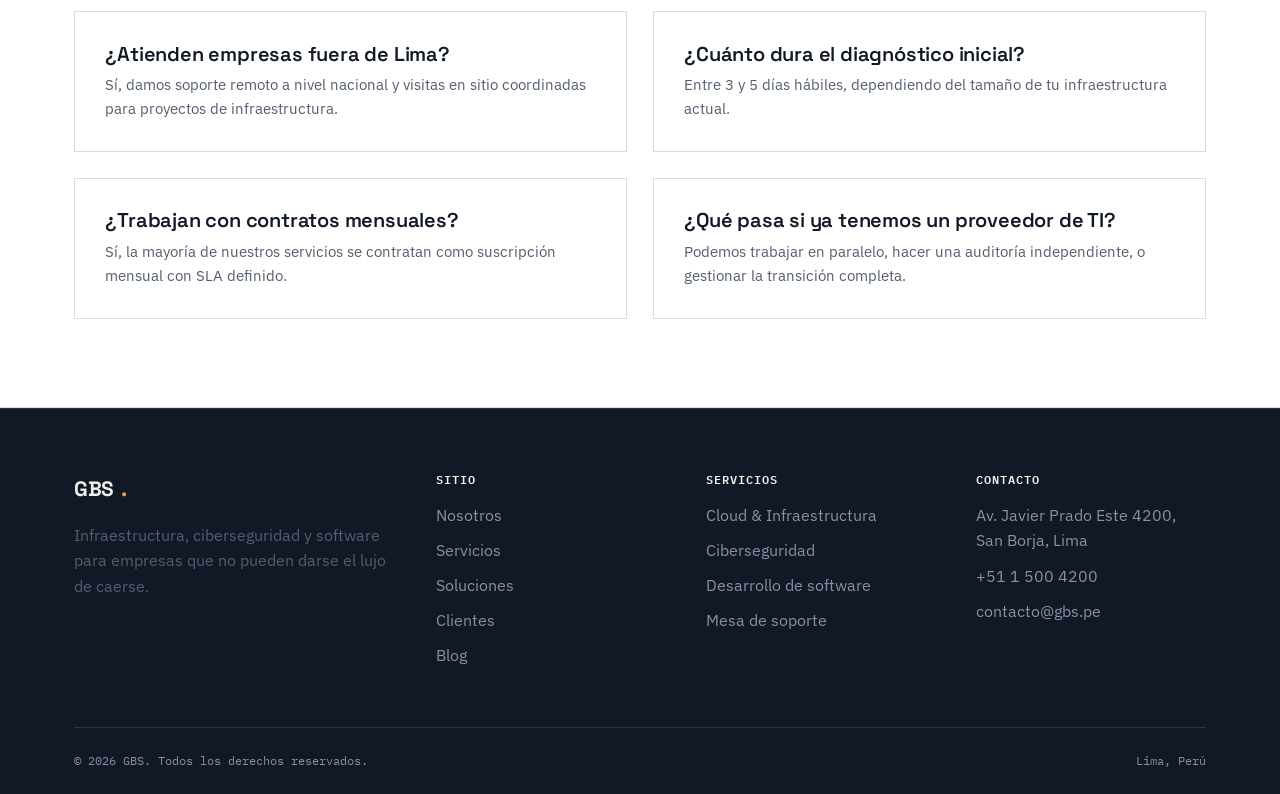
<file: pages/contacto.html>
<!DOCTYPE html>
<html lang="es">
<head>
<meta charset="UTF-8">
<meta name="viewport" content="width=device-width, initial-scale=1.0">
<title>Contacto — GBS</title>
<meta name="description" content="Contacta a GBS para un diagnóstico gratuito de tu infraestructura, ciberseguridad o soporte de TI. Oficinas en San Borja, Lima.">
<link rel="stylesheet" href="../assets/css/styles.css">
</head>
<body>

<div class="status-bar">
  <div class="container">
    <div class="status-item"><span class="status-dot"></span> <span data-i18n-html="common.status.operational"></span></div>
    <div class="status-item" data-i18n-html="common.status.sla"></div>
    <div class="status-item" data-i18n-html="common.status.support"></div>
    <div class="status-item" data-clock="lima">-- : -- : --</div>
  </div>
</div>

<header class="site-header">
  <div class="container nav-wrap">
    <a href="../index.html" class="logo">GBS<span>.</span></a>
    <nav class="navbar">
      <ul>
        <li><a href="../index.html" data-i18n="nav.home">Inicio</a></li>
        <li><a href="nosotros.html" data-i18n="nav.about">Nosotros</a></li>
        <li><a href="servicios.html" data-i18n="nav.services">Servicios</a></li>
        <li><a href="soluciones.html" data-i18n="nav.solutions">Soluciones</a></li>
        <li><a href="clientes.html" data-i18n="nav.clients">Clientes</a></li>
        <li><a href="blog.html" data-i18n="nav.blog">Blog</a></li>
        <li><a href="contacto.html" data-i18n="nav.contact">Contacto</a></li>
      </ul>
    </nav>
    <div class="nav-cta">
      <div data-lang-switch></div>
      <a href="contacto.html" class="btn btn-primary" data-i18n="common.cta.talk">Hablar con un especialista</a>
      <button class="nav-toggle" aria-label="Abrir menú" aria-expanded="false">☰</button>
    </div>
  </div>
</header>

<section class="page-hero">
  <div class="container">
    <p class="breadcrumb"><a href="../index.html" data-i18n="nav.home">Inicio</a> / Contacto</p>
    <p class="eyebrow" data-i18n="page.contact.eyebrow">EYEBROW</p>
    <h1 data-i18n="page.contact.title">TITLE</h1>
    <p class="hero-lead" data-i18n="page.contact.lead">LEAD</p>
  </div>
</section>

<section>
  <div class="container">
    <div class="grid" style="grid-template-columns:1.1fr .9fr; gap:3rem; align-items:flex-start;">

      <div class="card">
        <div id="form-success" class="form-success">✓ Mensaje enviado. Te contactaremos dentro de las próximas 24 horas hábiles.</div>
        <form id="contact-form" novalidate>
          <div class="grid grid-2">
            <div class="form-field">
              <label for="nombre">Nombre completo</label>
              <input type="text" id="nombre" name="nombre" required>
            </div>
            <div class="form-field">
              <label for="empresa">Empresa</label>
              <input type="text" id="empresa" name="empresa" required>
            </div>
          </div>
          <div class="grid grid-2">
            <div class="form-field">
              <label for="correo">Correo electrónico</label>
              <input type="email" id="correo" name="correo" required>
            </div>
            <div class="form-field">
              <label for="telefono">Teléfono</label>
              <input type="tel" id="telefono" name="telefono">
            </div>
          </div>
          <div class="form-field">
            <label for="servicio">Servicio de interés</label>
            <select id="servicio" name="servicio" required>
              <option value="">Selecciona una opción</option>
              <option value="cloud">Cloud &amp; Infraestructura</option>
              <option value="seguridad">Ciberseguridad</option>
              <option value="software">Desarrollo de software</option>
              <option value="soporte">Mesa de soporte</option>
              <option value="consultoria">Consultoría IT</option>
              <option value="datos">Data &amp; Analytics</option>
              <option value="otro">Otro / no estoy seguro</option>
            </select>
          </div>
          <div class="form-field">
            <label for="mensaje">Cuéntanos tu situación</label>
            <textarea id="mensaje" name="mensaje" required placeholder="¿Qué problema quieres resolver? Mientras más contexto, mejor podemos ayudarte."></textarea>
          </div>
          <p class="form-note">Al enviar este formulario aceptas que GBS te contacte respecto a tu consulta. No compartimos tu información con terceros.</p>
          <button type="submit" class="btn btn-primary btn-arrow">Enviar mensaje</button>
        </form>
      </div>

      <div>
        <div class="card" style="margin-bottom:1.5rem;">
          <span class="tag">Oficina Lima</span>
          <h3>San Borja</h3>
          <p>Av. Javier Prado Este 4200, San Borja, Lima, Perú</p>
          <p style="margin-bottom:0;">Lunes a viernes, 9:00 a.m. – 6:00 p.m.</p>
        </div>
        <div class="card" style="margin-bottom:1.5rem;">
          <span class="tag">Ventas</span>
          <h3>+51 1 500 4200</h3>
          <p style="margin-bottom:0;">contacto@gbs.pe</p>
        </div>
        <div class="card" style="background:var(--ink); border-color:var(--line-dark);">
          <span class="tag">Soporte 24/7 — solo clientes</span>
          <h3 style="color:var(--paper)">+51 1 500 4201</h3>
          <p style="color:#B9C0CC; margin-bottom:0;">soporte@gbs.pe · Ticket de emergencia disponible en el portal de clientes.</p>
        </div>
      </div>
    </div>
  </div>
</section>

<section class="section-raised">
  <div class="container">
    <div class="section-head">
      <div>
        <p class="eyebrow">Antes de escribirnos</p>
        <h2>Preguntas frecuentes</h2>
      </div>
    </div>
    <div class="grid grid-2">
      <div class="card">
        <h3>¿Atienden empresas fuera de Lima?</h3>
        <p style="margin-bottom:0;">Sí, damos soporte remoto a nivel nacional y visitas en sitio coordinadas para proyectos de infraestructura.</p>
      </div>
      <div class="card">
        <h3>¿Cuánto dura el diagnóstico inicial?</h3>
        <p style="margin-bottom:0;">Entre 3 y 5 días hábiles, dependiendo del tamaño de tu infraestructura actual.</p>
      </div>
      <div class="card">
        <h3>¿Trabajan con contratos mensuales?</h3>
        <p style="margin-bottom:0;">Sí, la mayoría de nuestros servicios se contratan como suscripción mensual con SLA definido.</p>
      </div>
      <div class="card">
        <h3>¿Qué pasa si ya tenemos un proveedor de TI?</h3>
        <p style="margin-bottom:0;">Podemos trabajar en paralelo, hacer una auditoría independiente, o gestionar la transición completa.</p>
      </div>
    </div>
  </div>
</section>

<footer class="site-footer">
  <div class="container">
    <div class="footer-grid">
      <div>
        <a href="../index.html" class="logo">GBS<span>.</span></a>
        <p style="margin-top:1rem; max-width:32ch;" data-i18n="common.footer.tagline">Infraestructura, ciberseguridad y software para empresas que no pueden darse el lujo de caerse.</p>
      </div>
      <div>
        <h4 data-i18n="common.footer.site">Sitio</h4>
        <ul>
          <li><a href="nosotros.html" data-i18n="nav.about">Nosotros</a></li>
          <li><a href="servicios.html" data-i18n="nav.services">Servicios</a></li>
          <li><a href="soluciones.html" data-i18n="nav.solutions">Soluciones</a></li>
          <li><a href="clientes.html" data-i18n="nav.clients">Clientes</a></li>
          <li><a href="blog.html" data-i18n="nav.blog">Blog</a></li>
        </ul>
      </div>
      <div>
        <h4 data-i18n="common.footer.services">Servicios</h4>
        <ul>
          <li><a href="servicios.html" data-i18n-html="common.footer.svc.cloud">Cloud &amp; Infraestructura</a></li>
          <li><a href="servicios.html" data-i18n="common.footer.svc.security">Ciberseguridad</a></li>
          <li><a href="servicios.html" data-i18n="common.footer.svc.software">Desarrollo de software</a></li>
          <li><a href="servicios.html" data-i18n="common.footer.svc.support">Mesa de soporte</a></li>
        </ul>
      </div>
      <div>
        <h4 data-i18n="common.footer.contact">Contacto</h4>
        <ul>
          <li>Av. Javier Prado Este 4200, San Borja, Lima</li>
          <li>+51 1 500 4200</li>
          <li>contacto@gbs.pe</li>
        </ul>
      </div>
    </div>
    <div class="footer-bottom">
      <span data-i18n="common.footer.rights">© 2026 GBS. Todos los derechos reservados.</span>
      <span data-i18n="common.footer.location">Lima, Perú</span>
    </div>
  </div>
</footer>

<script src="../assets/js/translations.js"></script>
<script src="../assets/js/i18n.js"></script>
<script src="../assets/js/main.js"></script>
</body>
</html>
</file>
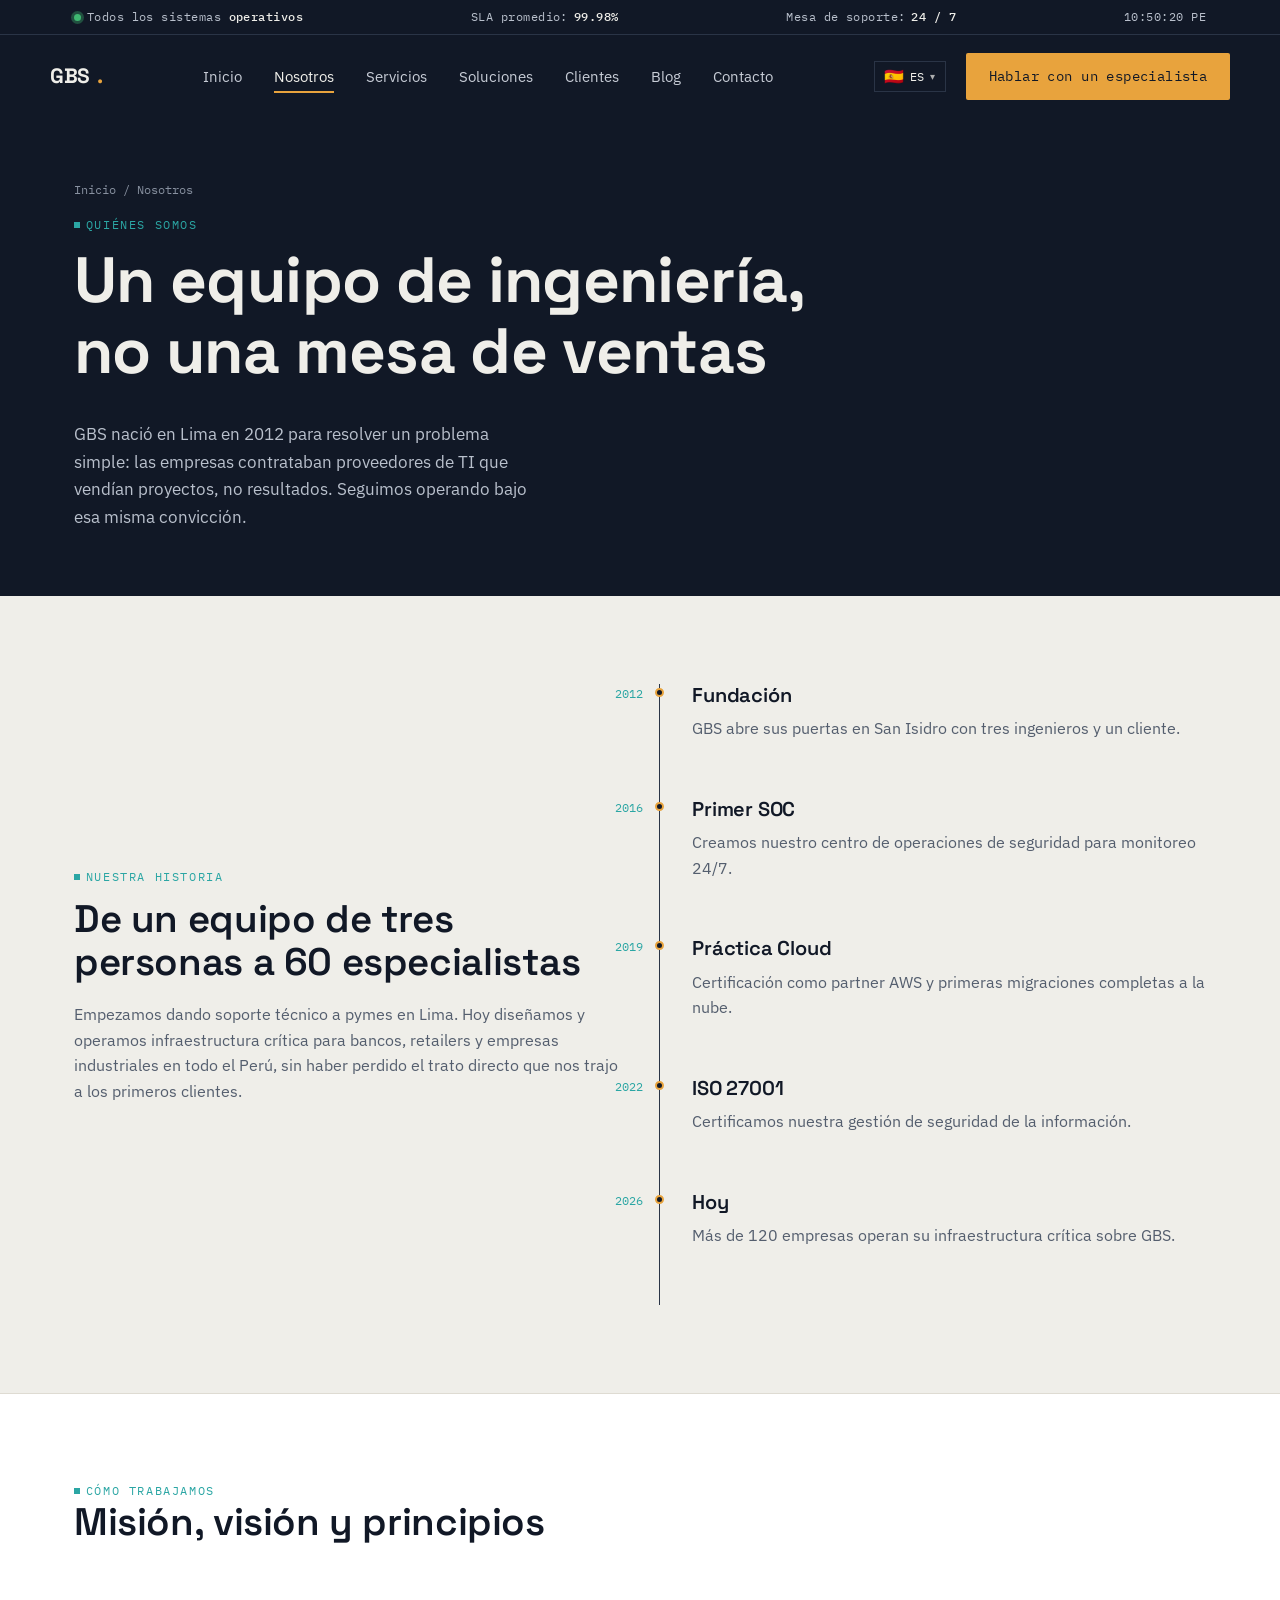
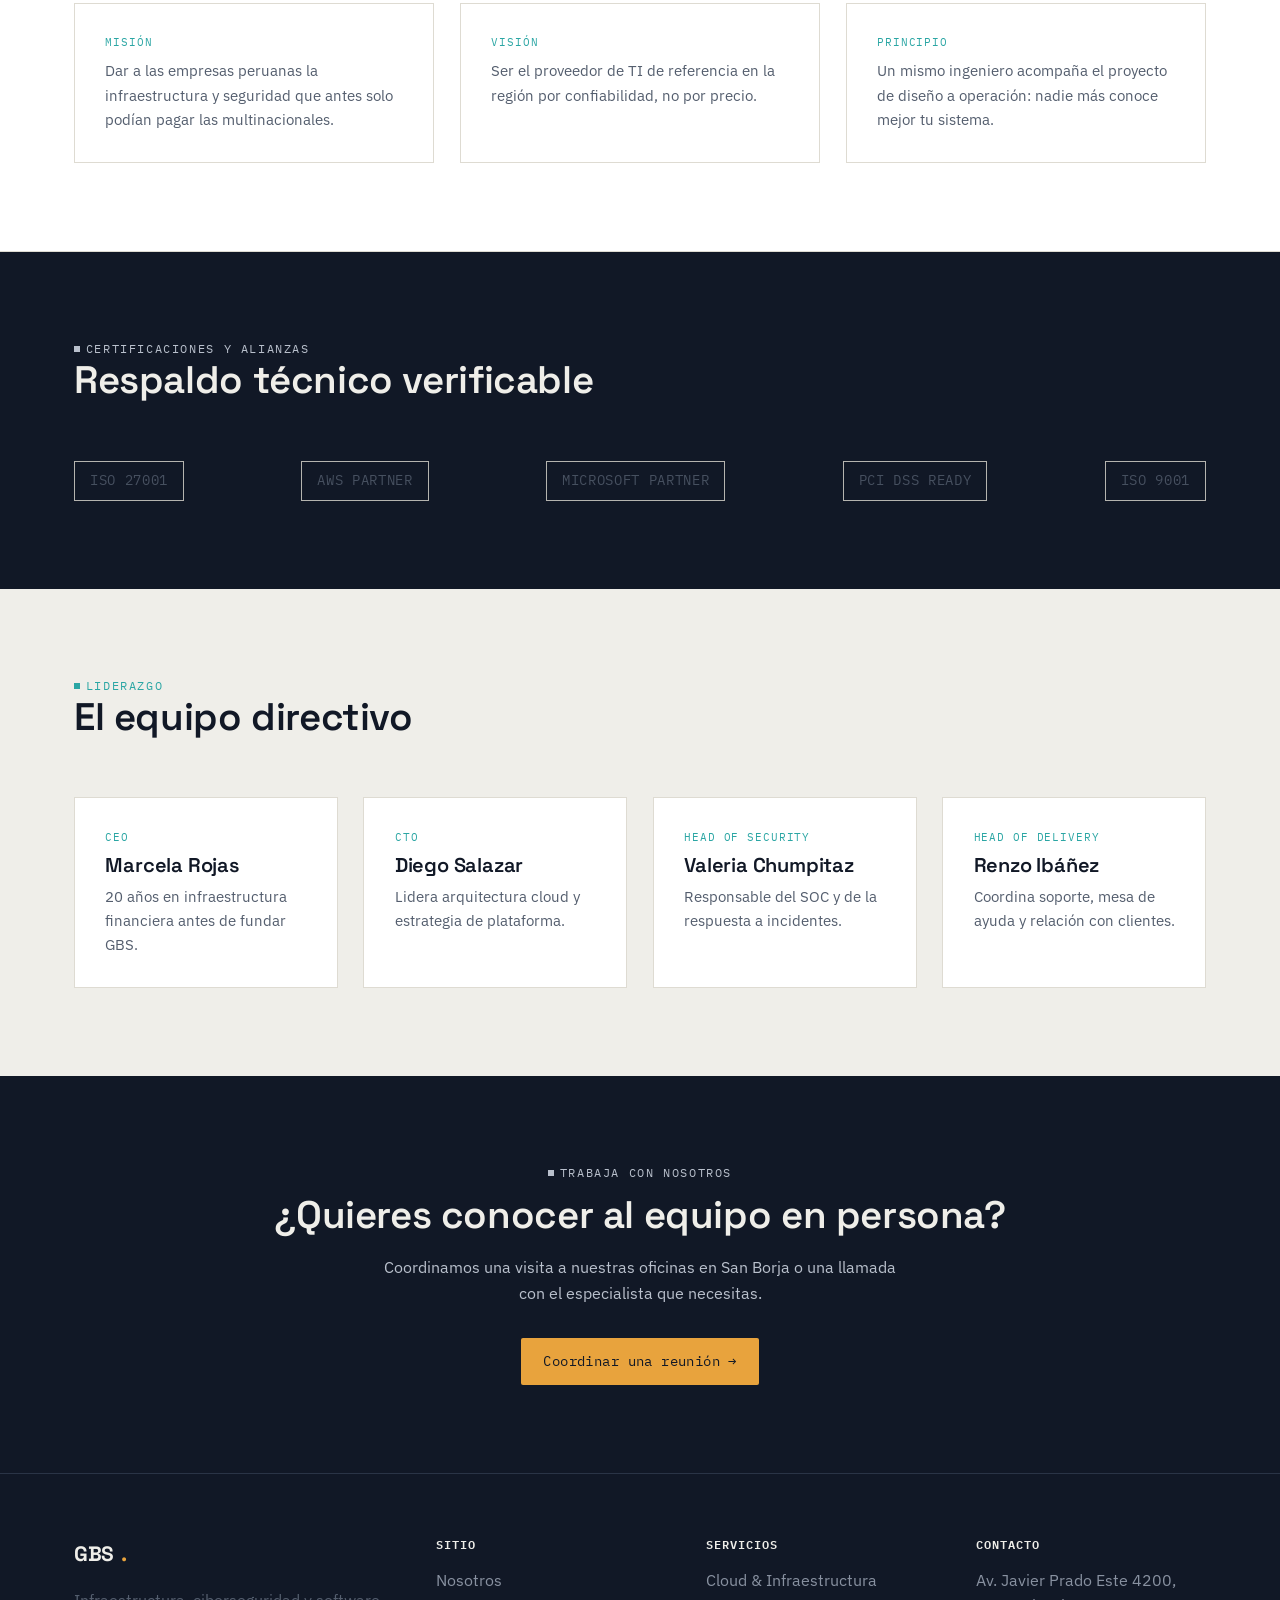
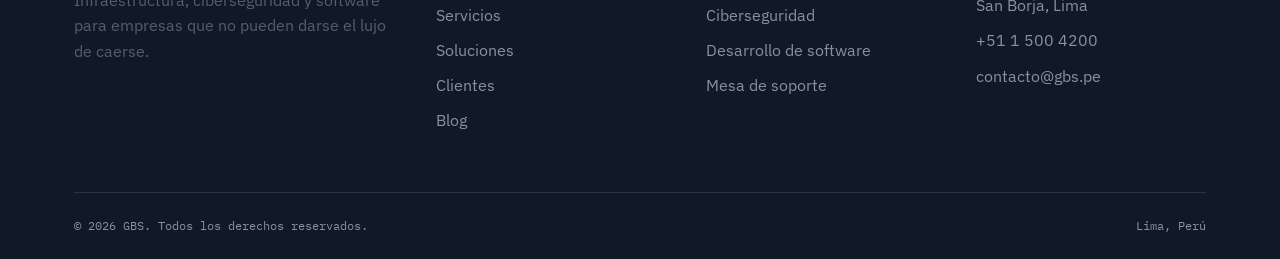
<file: pages/nosotros.html>
<!DOCTYPE html>
<html lang="es">
<head>
<meta charset="UTF-8">
<meta name="viewport" content="width=device-width, initial-scale=1.0">
<title>Nosotros — GBS</title>
<meta name="description" content="Conoce a GBS: historia, misión, valores y el equipo detrás de la infraestructura y ciberseguridad de más de 120 empresas en Perú.">
<link rel="stylesheet" href="../assets/css/styles.css">
</head>
<body>

<div class="status-bar">
  <div class="container">
    <div class="status-item"><span class="status-dot"></span> <span data-i18n-html="common.status.operational"></span></div>
    <div class="status-item" data-i18n-html="common.status.sla"></div>
    <div class="status-item" data-i18n-html="common.status.support"></div>
    <div class="status-item" data-clock="lima">-- : -- : --</div>
  </div>
</div>

<header class="site-header">
  <div class="container nav-wrap">
    <a href="../index.html" class="logo">GBS<span>.</span></a>
    <nav class="navbar">
      <ul>
        <li><a href="../index.html" data-i18n="nav.home">Inicio</a></li>
        <li><a href="nosotros.html" data-i18n="nav.about">Nosotros</a></li>
        <li><a href="servicios.html" data-i18n="nav.services">Servicios</a></li>
        <li><a href="soluciones.html" data-i18n="nav.solutions">Soluciones</a></li>
        <li><a href="clientes.html" data-i18n="nav.clients">Clientes</a></li>
        <li><a href="blog.html" data-i18n="nav.blog">Blog</a></li>
        <li><a href="contacto.html" data-i18n="nav.contact">Contacto</a></li>
      </ul>
    </nav>
    <div class="nav-cta">
      <div data-lang-switch></div>
      <a href="contacto.html" class="btn btn-primary" data-i18n="common.cta.talk">Hablar con un especialista</a>
      <button class="nav-toggle" aria-label="Abrir menú" aria-expanded="false">☰</button>
    </div>
  </div>
</header>

<section class="page-hero">
  <div class="container">
    <p class="breadcrumb"><a href="../index.html" data-i18n="nav.home">Inicio</a> / Nosotros</p>
    <p class="eyebrow" data-i18n="page.about.eyebrow">EYEBROW</p>
    <h1 data-i18n="page.about.title">TITLE</h1>
    <p class="hero-lead" data-i18n="page.about.lead">LEAD</p>
  </div>
</section>

<section>
  <div class="container grid grid-2" style="align-items:center;">
    <div>
      <p class="eyebrow">Nuestra historia</p>
      <h2>De un equipo de tres personas a 60 especialistas</h2>
      <p>Empezamos dando soporte técnico a pymes en Lima. Hoy diseñamos y operamos infraestructura crítica para bancos, retailers y empresas industriales en todo el Perú, sin haber perdido el trato directo que nos trajo a los primeros clientes.</p>
    </div>
    <div class="timeline">
      <div class="t-item" data-year="2012"><h3>Fundación</h3><p>GBS abre sus puertas en San Isidro con tres ingenieros y un cliente.</p></div>
      <div class="t-item" data-year="2016"><h3>Primer SOC</h3><p>Creamos nuestro centro de operaciones de seguridad para monitoreo 24/7.</p></div>
      <div class="t-item" data-year="2019"><h3>Práctica Cloud</h3><p>Certificación como partner AWS y primeras migraciones completas a la nube.</p></div>
      <div class="t-item" data-year="2022"><h3>ISO 27001</h3><p>Certificamos nuestra gestión de seguridad de la información.</p></div>
      <div class="t-item" data-year="2026"><h3>Hoy</h3><p>Más de 120 empresas operan su infraestructura crítica sobre GBS.</p></div>
    </div>
  </div>
</section>

<section class="section-raised">
  <div class="container">
    <div class="section-head">
      <div>
        <p class="eyebrow">Cómo trabajamos</p>
        <h2>Misión, visión y principios</h2>
      </div>
    </div>
    <div class="grid grid-3">
      <div class="card">
        <span class="tag">Misión</span>
        <p>Dar a las empresas peruanas la infraestructura y seguridad que antes solo podían pagar las multinacionales.</p>
      </div>
      <div class="card">
        <span class="tag">Visión</span>
        <p>Ser el proveedor de TI de referencia en la región por confiabilidad, no por precio.</p>
      </div>
      <div class="card">
        <span class="tag">Principio</span>
        <p>Un mismo ingeniero acompaña el proyecto de diseño a operación: nadie más conoce mejor tu sistema.</p>
      </div>
    </div>
  </div>
</section>

<section class="section-dark">
  <div class="container">
    <div class="section-head">
      <div>
        <p class="eyebrow">Certificaciones y alianzas</p>
        <h2>Respaldo técnico verificable</h2>
      </div>
    </div>
    <div class="logo-strip">
      <span>ISO 27001</span>
      <span>AWS PARTNER</span>
      <span>MICROSOFT PARTNER</span>
      <span>PCI DSS READY</span>
      <span>ISO 9001</span>
    </div>
  </div>
</section>

<section>
  <div class="container">
    <div class="section-head">
      <div>
        <p class="eyebrow">Liderazgo</p>
        <h2>El equipo directivo</h2>
      </div>
    </div>
    <div class="grid grid-4">
      <div class="card">
        <span class="tag">CEO</span>
        <h3>Marcela Rojas</h3>
        <p>20 años en infraestructura financiera antes de fundar GBS.</p>
      </div>
      <div class="card">
        <span class="tag">CTO</span>
        <h3>Diego Salazar</h3>
        <p>Lidera arquitectura cloud y estrategia de plataforma.</p>
      </div>
      <div class="card">
        <span class="tag">Head of Security</span>
        <h3>Valeria Chumpitaz</h3>
        <p>Responsable del SOC y de la respuesta a incidentes.</p>
      </div>
      <div class="card">
        <span class="tag">Head of Delivery</span>
        <h3>Renzo Ibáñez</h3>
        <p>Coordina soporte, mesa de ayuda y relación con clientes.</p>
      </div>
    </div>
  </div>
</section>

<section class="section-dark text-center">
  <div class="container">
    <p class="eyebrow" style="justify-content:center">Trabaja con nosotros</p>
    <h2>¿Quieres conocer al equipo en persona?</h2>
    <p style="max-width:52ch; margin:0 auto 2rem">Coordinamos una visita a nuestras oficinas en San Borja o una llamada con el especialista que necesitas.</p>
    <a href="contacto.html" class="btn btn-primary btn-arrow">Coordinar una reunión</a>
  </div>
</section>

<footer class="site-footer">
  <div class="container">
    <div class="footer-grid">
      <div>
        <a href="../index.html" class="logo">GBS<span>.</span></a>
        <p style="margin-top:1rem; max-width:32ch;" data-i18n="common.footer.tagline">Infraestructura, ciberseguridad y software para empresas que no pueden darse el lujo de caerse.</p>
      </div>
      <div>
        <h4 data-i18n="common.footer.site">Sitio</h4>
        <ul>
          <li><a href="nosotros.html" data-i18n="nav.about">Nosotros</a></li>
          <li><a href="servicios.html" data-i18n="nav.services">Servicios</a></li>
          <li><a href="soluciones.html" data-i18n="nav.solutions">Soluciones</a></li>
          <li><a href="clientes.html" data-i18n="nav.clients">Clientes</a></li>
          <li><a href="blog.html" data-i18n="nav.blog">Blog</a></li>
        </ul>
      </div>
      <div>
        <h4 data-i18n="common.footer.services">Servicios</h4>
        <ul>
          <li><a href="servicios.html" data-i18n-html="common.footer.svc.cloud">Cloud &amp; Infraestructura</a></li>
          <li><a href="servicios.html" data-i18n="common.footer.svc.security">Ciberseguridad</a></li>
          <li><a href="servicios.html" data-i18n="common.footer.svc.software">Desarrollo de software</a></li>
          <li><a href="servicios.html" data-i18n="common.footer.svc.support">Mesa de soporte</a></li>
        </ul>
      </div>
      <div>
        <h4 data-i18n="common.footer.contact">Contacto</h4>
        <ul>
          <li>Av. Javier Prado Este 4200, San Borja, Lima</li>
          <li>+51 1 500 4200</li>
          <li>contacto@gbs.pe</li>
        </ul>
      </div>
    </div>
    <div class="footer-bottom">
      <span data-i18n="common.footer.rights">© 2026 GBS. Todos los derechos reservados.</span>
      <span data-i18n="common.footer.location">Lima, Perú</span>
    </div>
  </div>
</footer>

<script src="../assets/js/translations.js"></script>
<script src="../assets/js/i18n.js"></script>
<script src="../assets/js/main.js"></script>
</body>
</html>
</file>
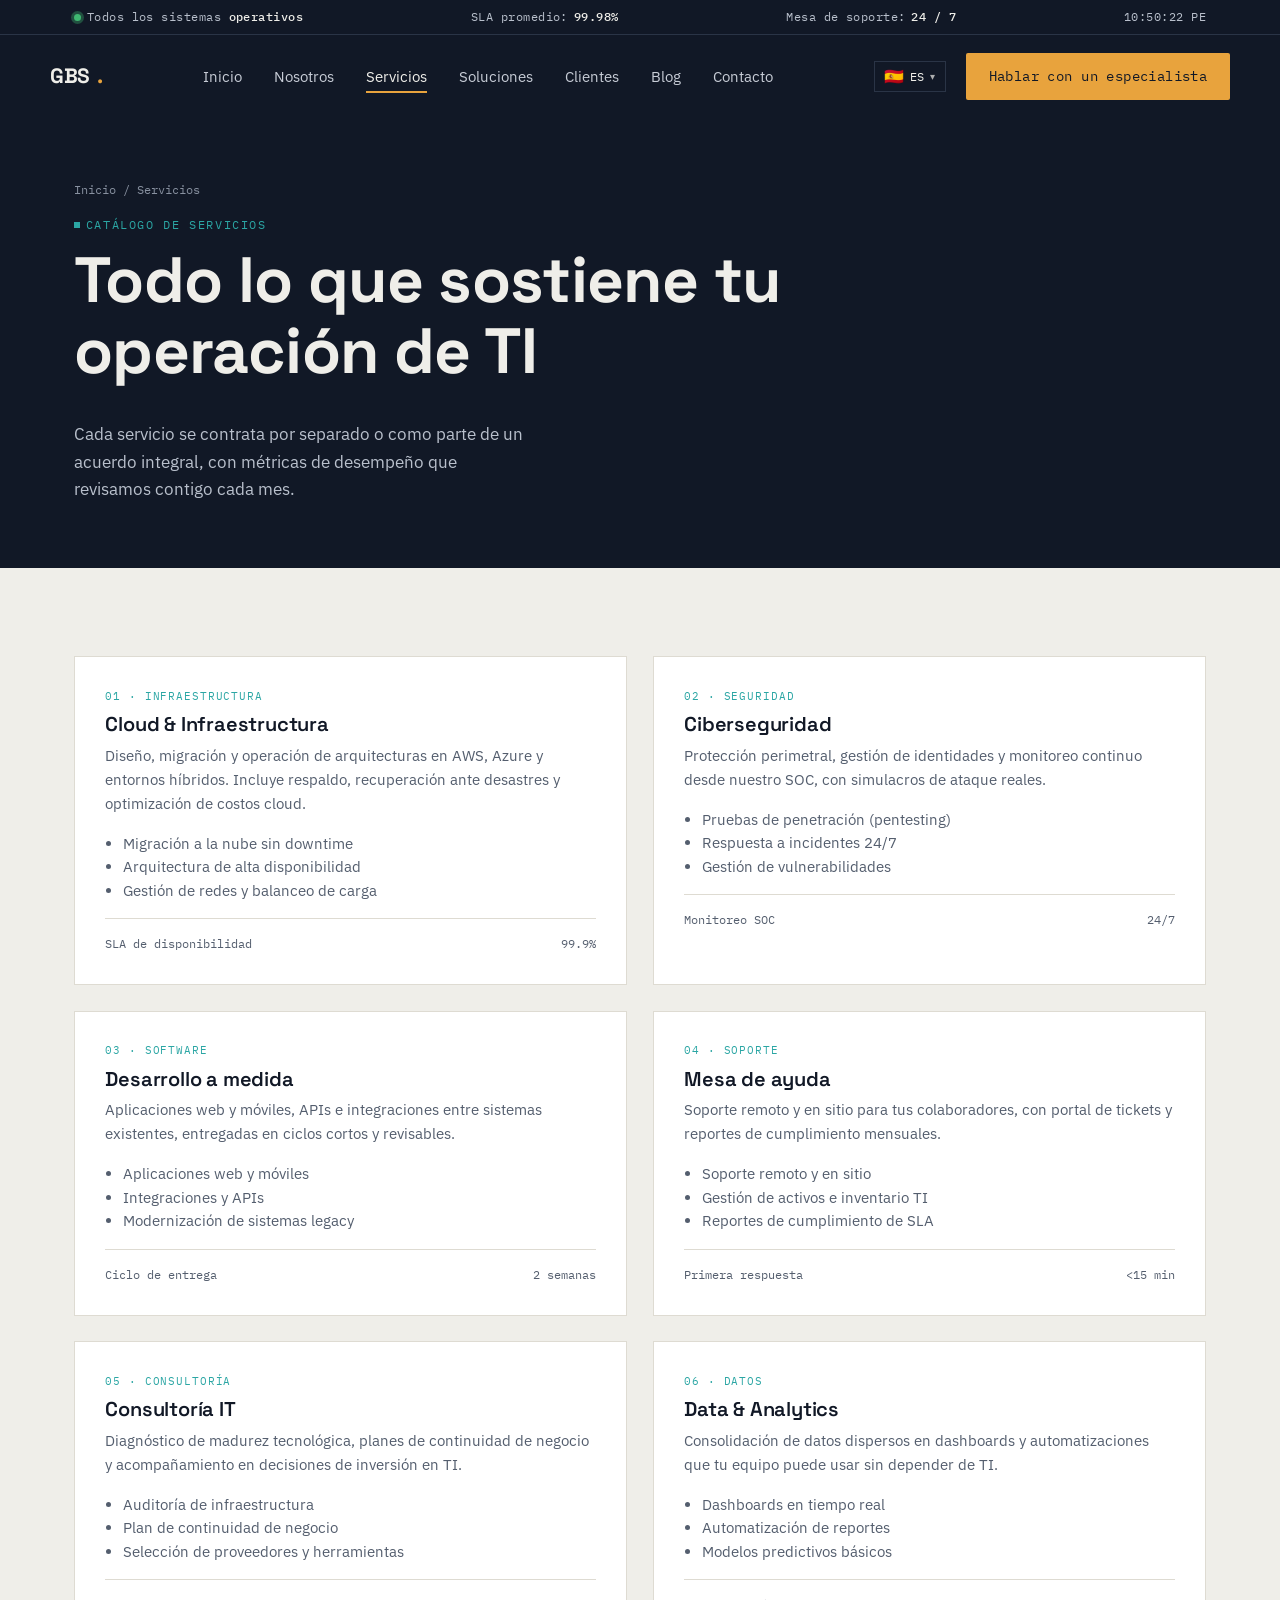
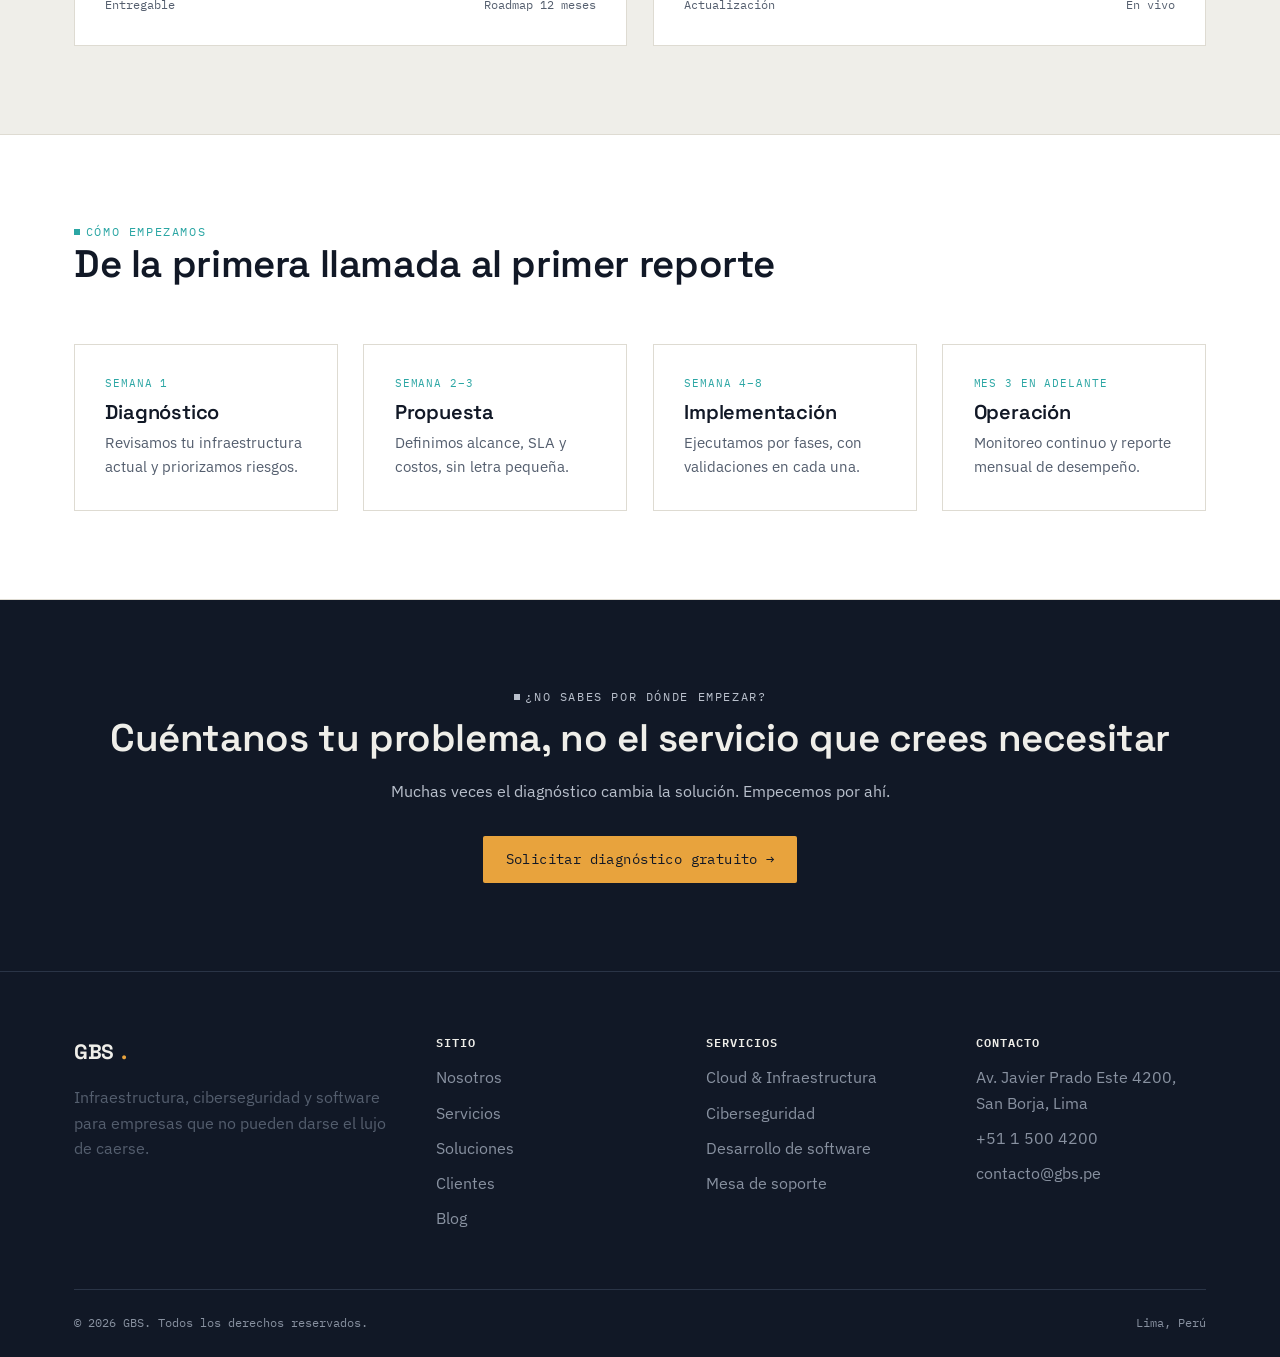
<file: pages/servicios.html>
<!DOCTYPE html>
<html lang="es">
<head>
<meta charset="UTF-8">
<meta name="viewport" content="width=device-width, initial-scale=1.0">
<title>Servicios — GBS</title>
<meta name="description" content="Cloud e infraestructura, ciberseguridad, desarrollo de software, mesa de soporte, consultoría IT y data & analytics para empresas.">
<link rel="stylesheet" href="../assets/css/styles.css">
</head>
<body>

<div class="status-bar">
  <div class="container">
    <div class="status-item"><span class="status-dot"></span> <span data-i18n-html="common.status.operational"></span></div>
    <div class="status-item" data-i18n-html="common.status.sla"></div>
    <div class="status-item" data-i18n-html="common.status.support"></div>
    <div class="status-item" data-clock="lima">-- : -- : --</div>
  </div>
</div>

<header class="site-header">
  <div class="container nav-wrap">
    <a href="../index.html" class="logo">GBS<span>.</span></a>
    <nav class="navbar">
      <ul>
        <li><a href="../index.html" data-i18n="nav.home">Inicio</a></li>
        <li><a href="nosotros.html" data-i18n="nav.about">Nosotros</a></li>
        <li><a href="servicios.html" data-i18n="nav.services">Servicios</a></li>
        <li><a href="soluciones.html" data-i18n="nav.solutions">Soluciones</a></li>
        <li><a href="clientes.html" data-i18n="nav.clients">Clientes</a></li>
        <li><a href="blog.html" data-i18n="nav.blog">Blog</a></li>
        <li><a href="contacto.html" data-i18n="nav.contact">Contacto</a></li>
      </ul>
    </nav>
    <div class="nav-cta">
      <div data-lang-switch></div>
      <a href="contacto.html" class="btn btn-primary" data-i18n="common.cta.talk">Hablar con un especialista</a>
      <button class="nav-toggle" aria-label="Abrir menú" aria-expanded="false">☰</button>
    </div>
  </div>
</header>

<section class="page-hero">
  <div class="container">
    <p class="breadcrumb"><a href="../index.html" data-i18n="nav.home">Inicio</a> / Servicios</p>
    <p class="eyebrow" data-i18n="page.services.eyebrow">EYEBROW</p>
    <h1 data-i18n="page.services.title">TITLE</h1>
    <p class="hero-lead" data-i18n="page.services.lead">LEAD</p>
  </div>
</section>

<section>
  <div class="container">
    <div class="grid grid-2">

      <div class="card">
        <span class="tag">01 · Infraestructura</span>
        <h3>Cloud &amp; Infraestructura</h3>
        <p>Diseño, migración y operación de arquitecturas en AWS, Azure y entornos híbridos. Incluye respaldo, recuperación ante desastres y optimización de costos cloud.</p>
        <ul style="margin:1rem 0 0; padding-left:1.1rem; list-style:disc; color:var(--graphite-muted); font-size:.92rem;">
          <li>Migración a la nube sin downtime</li>
          <li>Arquitectura de alta disponibilidad</li>
          <li>Gestión de redes y balanceo de carga</li>
        </ul>
        <div class="spec"><span>SLA de disponibilidad</span><span>99.9%</span></div>
      </div>

      <div class="card">
        <span class="tag">02 · Seguridad</span>
        <h3>Ciberseguridad</h3>
        <p>Protección perimetral, gestión de identidades y monitoreo continuo desde nuestro SOC, con simulacros de ataque reales.</p>
        <ul style="margin:1rem 0 0; padding-left:1.1rem; list-style:disc; color:var(--graphite-muted); font-size:.92rem;">
          <li>Pruebas de penetración (pentesting)</li>
          <li>Respuesta a incidentes 24/7</li>
          <li>Gestión de vulnerabilidades</li>
        </ul>
        <div class="spec"><span>Monitoreo SOC</span><span>24/7</span></div>
      </div>

      <div class="card">
        <span class="tag">03 · Software</span>
        <h3>Desarrollo a medida</h3>
        <p>Aplicaciones web y móviles, APIs e integraciones entre sistemas existentes, entregadas en ciclos cortos y revisables.</p>
        <ul style="margin:1rem 0 0; padding-left:1.1rem; list-style:disc; color:var(--graphite-muted); font-size:.92rem;">
          <li>Aplicaciones web y móviles</li>
          <li>Integraciones y APIs</li>
          <li>Modernización de sistemas legacy</li>
        </ul>
        <div class="spec"><span>Ciclo de entrega</span><span>2 semanas</span></div>
      </div>

      <div class="card">
        <span class="tag">04 · Soporte</span>
        <h3>Mesa de ayuda</h3>
        <p>Soporte remoto y en sitio para tus colaboradores, con portal de tickets y reportes de cumplimiento mensuales.</p>
        <ul style="margin:1rem 0 0; padding-left:1.1rem; list-style:disc; color:var(--graphite-muted); font-size:.92rem;">
          <li>Soporte remoto y en sitio</li>
          <li>Gestión de activos e inventario TI</li>
          <li>Reportes de cumplimiento de SLA</li>
        </ul>
        <div class="spec"><span>Primera respuesta</span><span>&lt;15 min</span></div>
      </div>

      <div class="card">
        <span class="tag">05 · Consultoría</span>
        <h3>Consultoría IT</h3>
        <p>Diagnóstico de madurez tecnológica, planes de continuidad de negocio y acompañamiento en decisiones de inversión en TI.</p>
        <ul style="margin:1rem 0 0; padding-left:1.1rem; list-style:disc; color:var(--graphite-muted); font-size:.92rem;">
          <li>Auditoría de infraestructura</li>
          <li>Plan de continuidad de negocio</li>
          <li>Selección de proveedores y herramientas</li>
        </ul>
        <div class="spec"><span>Entregable</span><span>Roadmap 12 meses</span></div>
      </div>

      <div class="card">
        <span class="tag">06 · Datos</span>
        <h3>Data &amp; Analytics</h3>
        <p>Consolidación de datos dispersos en dashboards y automatizaciones que tu equipo puede usar sin depender de TI.</p>
        <ul style="margin:1rem 0 0; padding-left:1.1rem; list-style:disc; color:var(--graphite-muted); font-size:.92rem;">
          <li>Dashboards en tiempo real</li>
          <li>Automatización de reportes</li>
          <li>Modelos predictivos básicos</li>
        </ul>
        <div class="spec"><span>Actualización</span><span>En vivo</span></div>
      </div>

    </div>
  </div>
</section>

<section class="section-raised">
  <div class="container">
    <div class="section-head">
      <div>
        <p class="eyebrow">Cómo empezamos</p>
        <h2>De la primera llamada al primer reporte</h2>
      </div>
    </div>
    <div class="grid grid-4">
      <div class="card">
        <span class="tag">Semana 1</span>
        <h3>Diagnóstico</h3>
        <p>Revisamos tu infraestructura actual y priorizamos riesgos.</p>
      </div>
      <div class="card">
        <span class="tag">Semana 2–3</span>
        <h3>Propuesta</h3>
        <p>Definimos alcance, SLA y costos, sin letra pequeña.</p>
      </div>
      <div class="card">
        <span class="tag">Semana 4–8</span>
        <h3>Implementación</h3>
        <p>Ejecutamos por fases, con validaciones en cada una.</p>
      </div>
      <div class="card">
        <span class="tag">Mes 3 en adelante</span>
        <h3>Operación</h3>
        <p>Monitoreo continuo y reporte mensual de desempeño.</p>
      </div>
    </div>
  </div>
</section>

<section class="section-dark text-center">
  <div class="container">
    <p class="eyebrow" style="justify-content:center">¿No sabes por dónde empezar?</p>
    <h2>Cuéntanos tu problema, no el servicio que crees necesitar</h2>
    <p style="max-width:52ch; margin:0 auto 2rem">Muchas veces el diagnóstico cambia la solución. Empecemos por ahí.</p>
    <a href="contacto.html" class="btn btn-primary btn-arrow">Solicitar diagnóstico gratuito</a>
  </div>
</section>

<footer class="site-footer">
  <div class="container">
    <div class="footer-grid">
      <div>
        <a href="../index.html" class="logo">GBS<span>.</span></a>
        <p style="margin-top:1rem; max-width:32ch;" data-i18n="common.footer.tagline">Infraestructura, ciberseguridad y software para empresas que no pueden darse el lujo de caerse.</p>
      </div>
      <div>
        <h4 data-i18n="common.footer.site">Sitio</h4>
        <ul>
          <li><a href="nosotros.html" data-i18n="nav.about">Nosotros</a></li>
          <li><a href="servicios.html" data-i18n="nav.services">Servicios</a></li>
          <li><a href="soluciones.html" data-i18n="nav.solutions">Soluciones</a></li>
          <li><a href="clientes.html" data-i18n="nav.clients">Clientes</a></li>
          <li><a href="blog.html" data-i18n="nav.blog">Blog</a></li>
        </ul>
      </div>
      <div>
        <h4 data-i18n="common.footer.services">Servicios</h4>
        <ul>
          <li><a href="servicios.html" data-i18n-html="common.footer.svc.cloud">Cloud &amp; Infraestructura</a></li>
          <li><a href="servicios.html" data-i18n="common.footer.svc.security">Ciberseguridad</a></li>
          <li><a href="servicios.html" data-i18n="common.footer.svc.software">Desarrollo de software</a></li>
          <li><a href="servicios.html" data-i18n="common.footer.svc.support">Mesa de soporte</a></li>
        </ul>
      </div>
      <div>
        <h4 data-i18n="common.footer.contact">Contacto</h4>
        <ul>
          <li>Av. Javier Prado Este 4200, San Borja, Lima</li>
          <li>+51 1 500 4200</li>
          <li>contacto@gbs.pe</li>
        </ul>
      </div>
    </div>
    <div class="footer-bottom">
      <span data-i18n="common.footer.rights">© 2026 GBS. Todos los derechos reservados.</span>
      <span data-i18n="common.footer.location">Lima, Perú</span>
    </div>
  </div>
</footer>

<script src="../assets/js/translations.js"></script>
<script src="../assets/js/i18n.js"></script>
<script src="../assets/js/main.js"></script>
</body>
</html>
</file>
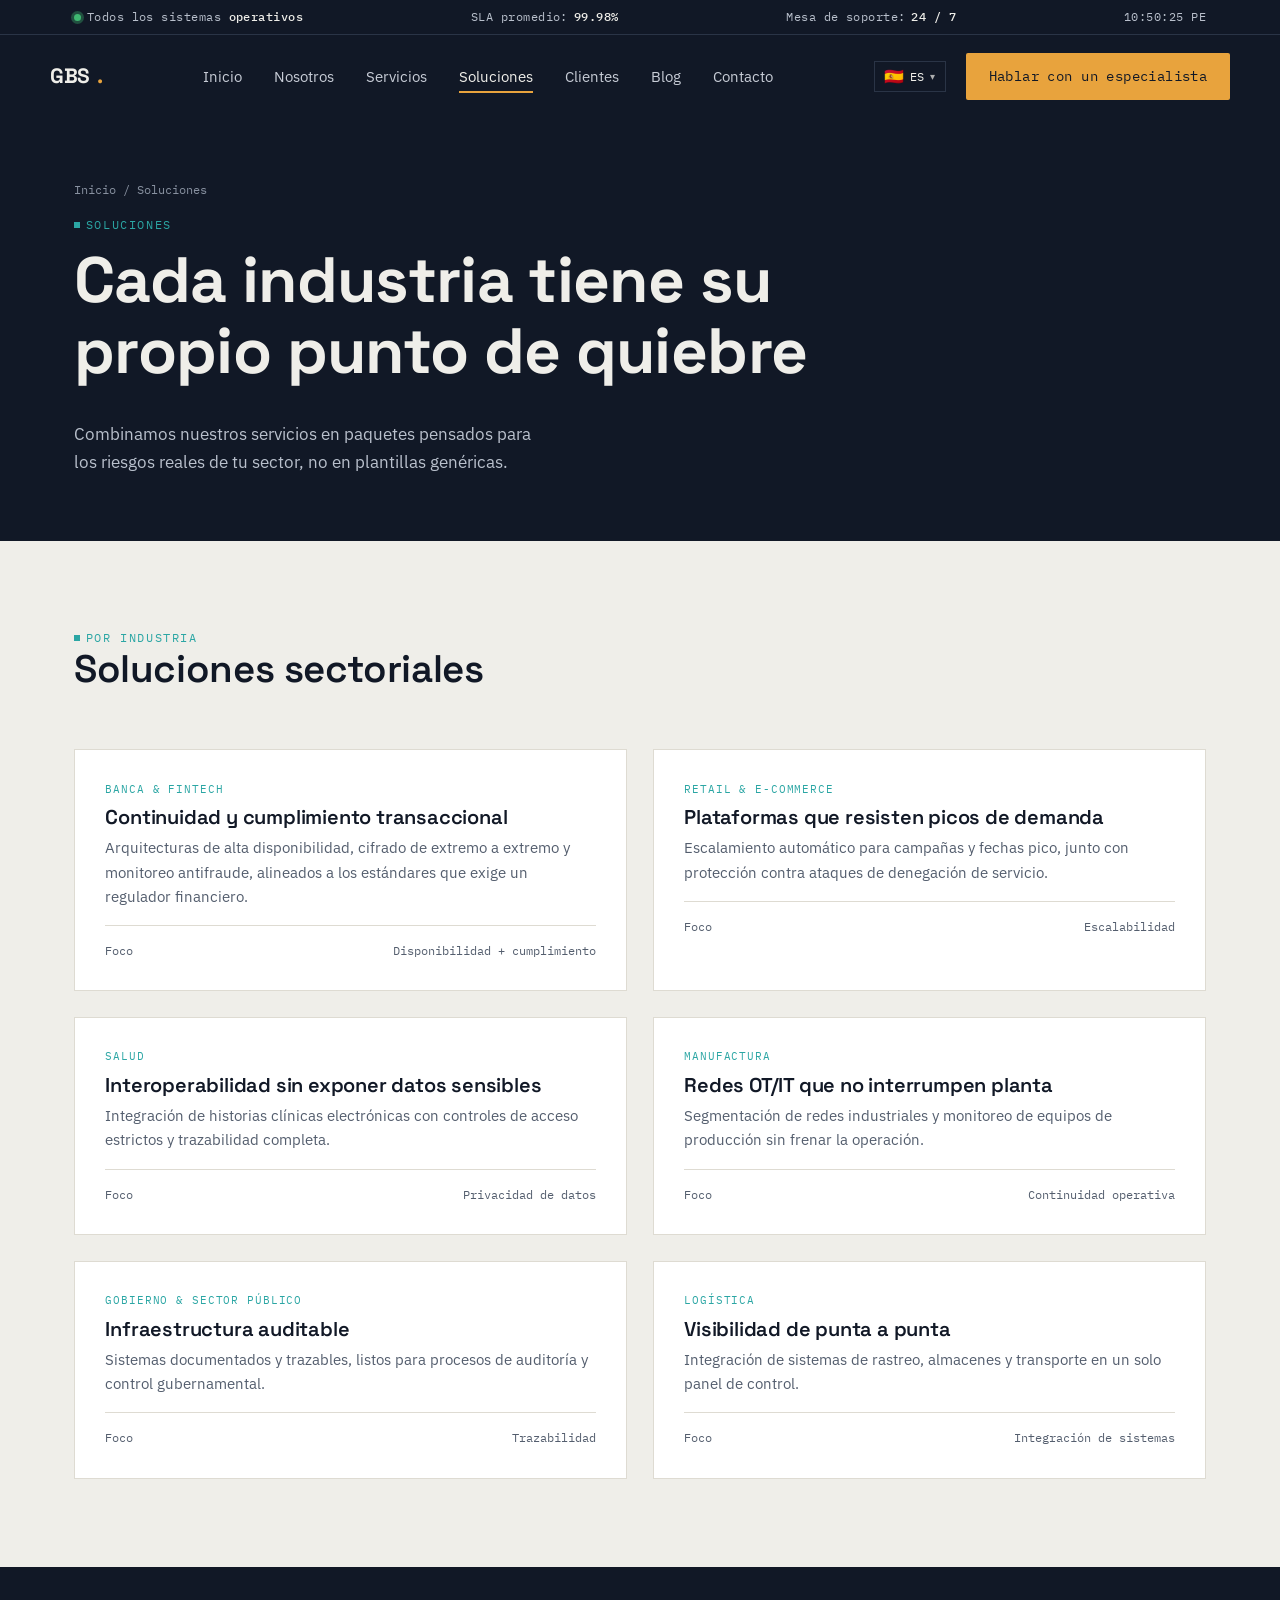
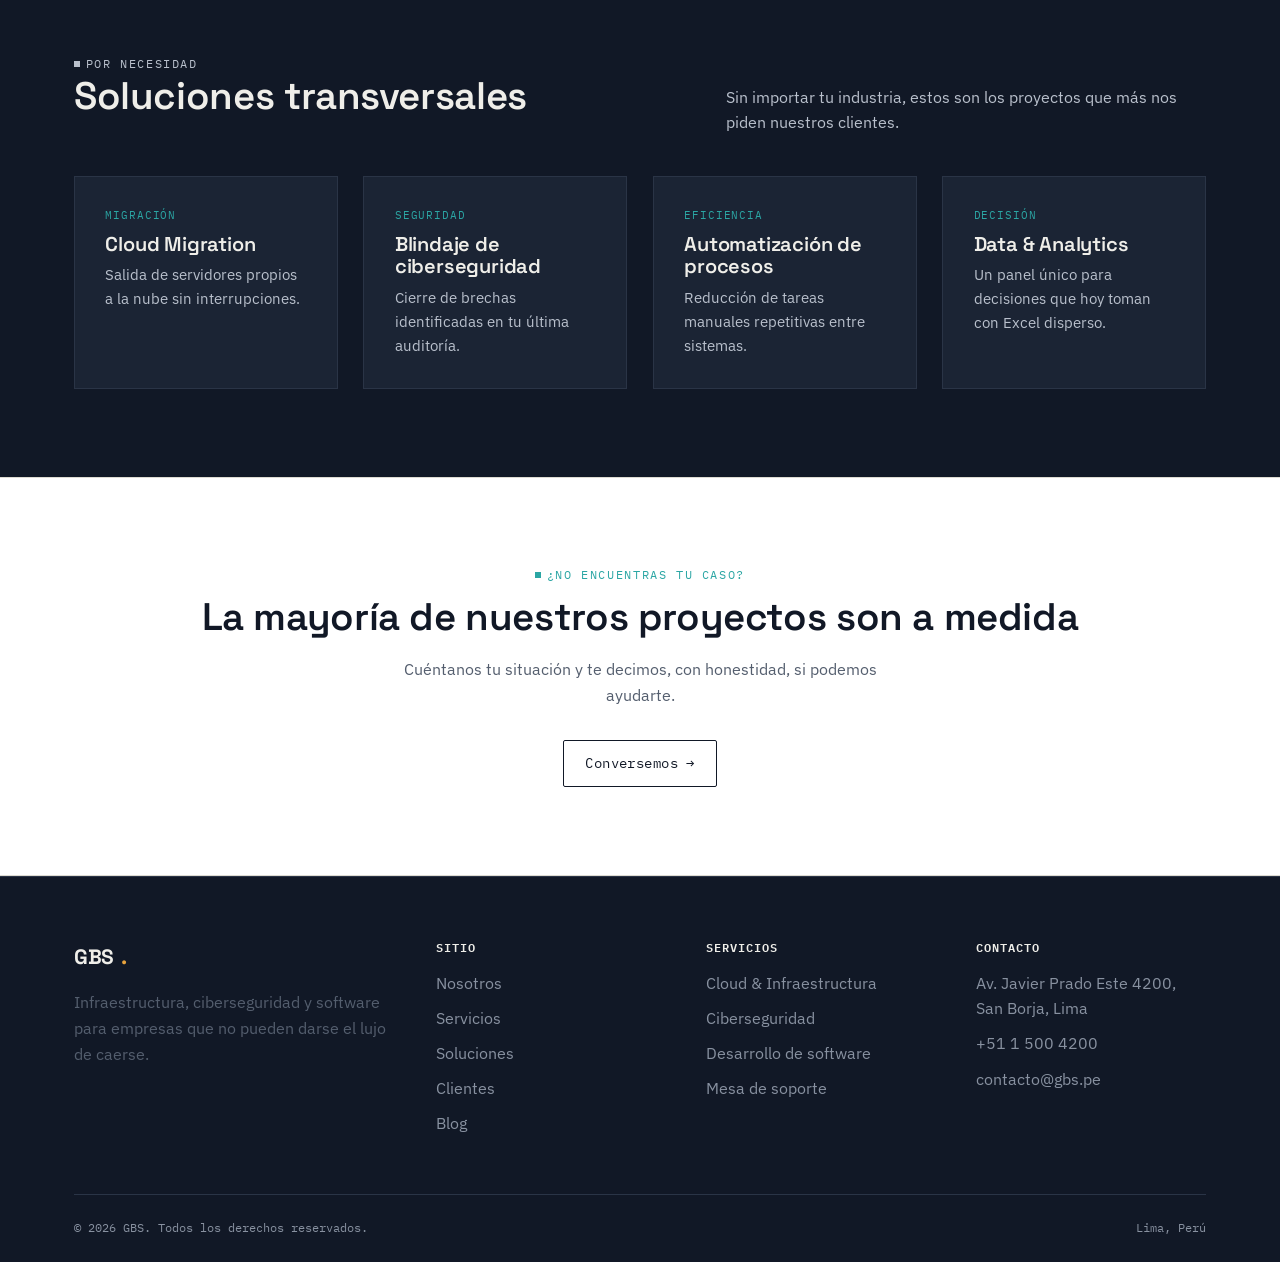
<file: pages/soluciones.html>
<!DOCTYPE html>
<html lang="es">
<head>
<meta charset="UTF-8">
<meta name="viewport" content="width=device-width, initial-scale=1.0">
<title>Soluciones — GBS</title>
<meta name="description" content="Soluciones de TI por industria y por necesidad: banca, retail, salud, manufactura, migración a la nube, ciberseguridad y automatización.">
<link rel="stylesheet" href="../assets/css/styles.css">
</head>
<body>

<div class="status-bar">
  <div class="container">
    <div class="status-item"><span class="status-dot"></span> <span data-i18n-html="common.status.operational"></span></div>
    <div class="status-item" data-i18n-html="common.status.sla"></div>
    <div class="status-item" data-i18n-html="common.status.support"></div>
    <div class="status-item" data-clock="lima">-- : -- : --</div>
  </div>
</div>

<header class="site-header">
  <div class="container nav-wrap">
    <a href="../index.html" class="logo">GBS<span>.</span></a>
    <nav class="navbar">
      <ul>
        <li><a href="../index.html" data-i18n="nav.home">Inicio</a></li>
        <li><a href="nosotros.html" data-i18n="nav.about">Nosotros</a></li>
        <li><a href="servicios.html" data-i18n="nav.services">Servicios</a></li>
        <li><a href="soluciones.html" data-i18n="nav.solutions">Soluciones</a></li>
        <li><a href="clientes.html" data-i18n="nav.clients">Clientes</a></li>
        <li><a href="blog.html" data-i18n="nav.blog">Blog</a></li>
        <li><a href="contacto.html" data-i18n="nav.contact">Contacto</a></li>
      </ul>
    </nav>
    <div class="nav-cta">
      <div data-lang-switch></div>
      <a href="contacto.html" class="btn btn-primary" data-i18n="common.cta.talk">Hablar con un especialista</a>
      <button class="nav-toggle" aria-label="Abrir menú" aria-expanded="false">☰</button>
    </div>
  </div>
</header>

<section class="page-hero">
  <div class="container">
    <p class="breadcrumb"><a href="../index.html" data-i18n="nav.home">Inicio</a> / Soluciones</p>
    <p class="eyebrow" data-i18n="page.solutions.eyebrow">EYEBROW</p>
    <h1 data-i18n="page.solutions.title">TITLE</h1>
    <p class="hero-lead" data-i18n="page.solutions.lead">LEAD</p>
  </div>
</section>

<section>
  <div class="container">
    <div class="section-head">
      <div>
        <p class="eyebrow">Por industria</p>
        <h2>Soluciones sectoriales</h2>
      </div>
    </div>
    <div class="grid grid-2">
      <div class="card">
        <span class="tag">Banca &amp; Fintech</span>
        <h3>Continuidad y cumplimiento transaccional</h3>
        <p>Arquitecturas de alta disponibilidad, cifrado de extremo a extremo y monitoreo antifraude, alineados a los estándares que exige un regulador financiero.</p>
        <div class="spec"><span>Foco</span><span>Disponibilidad + cumplimiento</span></div>
      </div>
      <div class="card">
        <span class="tag">Retail &amp; E-commerce</span>
        <h3>Plataformas que resisten picos de demanda</h3>
        <p>Escalamiento automático para campañas y fechas pico, junto con protección contra ataques de denegación de servicio.</p>
        <div class="spec"><span>Foco</span><span>Escalabilidad</span></div>
      </div>
      <div class="card">
        <span class="tag">Salud</span>
        <h3>Interoperabilidad sin exponer datos sensibles</h3>
        <p>Integración de historias clínicas electrónicas con controles de acceso estrictos y trazabilidad completa.</p>
        <div class="spec"><span>Foco</span><span>Privacidad de datos</span></div>
      </div>
      <div class="card">
        <span class="tag">Manufactura</span>
        <h3>Redes OT/IT que no interrumpen planta</h3>
        <p>Segmentación de redes industriales y monitoreo de equipos de producción sin frenar la operación.</p>
        <div class="spec"><span>Foco</span><span>Continuidad operativa</span></div>
      </div>
      <div class="card">
        <span class="tag">Gobierno &amp; Sector público</span>
        <h3>Infraestructura auditable</h3>
        <p>Sistemas documentados y trazables, listos para procesos de auditoría y control gubernamental.</p>
        <div class="spec"><span>Foco</span><span>Trazabilidad</span></div>
      </div>
      <div class="card">
        <span class="tag">Logística</span>
        <h3>Visibilidad de punta a punta</h3>
        <p>Integración de sistemas de rastreo, almacenes y transporte en un solo panel de control.</p>
        <div class="spec"><span>Foco</span><span>Integración de sistemas</span></div>
      </div>
    </div>
  </div>
</section>

<section class="section-dark">
  <div class="container">
    <div class="section-head">
      <div>
        <p class="eyebrow">Por necesidad</p>
        <h2>Soluciones transversales</h2>
      </div>
      <p>Sin importar tu industria, estos son los proyectos que más nos piden nuestros clientes.</p>
    </div>
    <div class="grid grid-4">
      <div class="card" style="background:var(--ink-soft); border-color:var(--line-dark);">
        <span class="tag">Migración</span>
        <h3 style="color:var(--paper)">Cloud Migration</h3>
        <p style="color:#B9C0CC">Salida de servidores propios a la nube sin interrupciones.</p>
      </div>
      <div class="card" style="background:var(--ink-soft); border-color:var(--line-dark);">
        <span class="tag">Seguridad</span>
        <h3 style="color:var(--paper)">Blindaje de ciberseguridad</h3>
        <p style="color:#B9C0CC">Cierre de brechas identificadas en tu última auditoría.</p>
      </div>
      <div class="card" style="background:var(--ink-soft); border-color:var(--line-dark);">
        <span class="tag">Eficiencia</span>
        <h3 style="color:var(--paper)">Automatización de procesos</h3>
        <p style="color:#B9C0CC">Reducción de tareas manuales repetitivas entre sistemas.</p>
      </div>
      <div class="card" style="background:var(--ink-soft); border-color:var(--line-dark);">
        <span class="tag">Decisión</span>
        <h3 style="color:var(--paper)">Data &amp; Analytics</h3>
        <p style="color:#B9C0CC">Un panel único para decisiones que hoy toman con Excel disperso.</p>
      </div>
    </div>
  </div>
</section>

<section class="section-raised text-center">
  <div class="container">
    <p class="eyebrow" style="justify-content:center">¿No encuentras tu caso?</p>
    <h2>La mayoría de nuestros proyectos son a medida</h2>
    <p style="max-width:52ch; margin:0 auto 2rem">Cuéntanos tu situación y te decimos, con honestidad, si podemos ayudarte.</p>
    <a href="contacto.html" class="btn btn-outline btn-arrow">Conversemos</a>
  </div>
</section>

<footer class="site-footer">
  <div class="container">
    <div class="footer-grid">
      <div>
        <a href="../index.html" class="logo">GBS<span>.</span></a>
        <p style="margin-top:1rem; max-width:32ch;" data-i18n="common.footer.tagline">Infraestructura, ciberseguridad y software para empresas que no pueden darse el lujo de caerse.</p>
      </div>
      <div>
        <h4 data-i18n="common.footer.site">Sitio</h4>
        <ul>
          <li><a href="nosotros.html" data-i18n="nav.about">Nosotros</a></li>
          <li><a href="servicios.html" data-i18n="nav.services">Servicios</a></li>
          <li><a href="soluciones.html" data-i18n="nav.solutions">Soluciones</a></li>
          <li><a href="clientes.html" data-i18n="nav.clients">Clientes</a></li>
          <li><a href="blog.html" data-i18n="nav.blog">Blog</a></li>
        </ul>
      </div>
      <div>
        <h4 data-i18n="common.footer.services">Servicios</h4>
        <ul>
          <li><a href="servicios.html" data-i18n-html="common.footer.svc.cloud">Cloud &amp; Infraestructura</a></li>
          <li><a href="servicios.html" data-i18n="common.footer.svc.security">Ciberseguridad</a></li>
          <li><a href="servicios.html" data-i18n="common.footer.svc.software">Desarrollo de software</a></li>
          <li><a href="servicios.html" data-i18n="common.footer.svc.support">Mesa de soporte</a></li>
        </ul>
      </div>
      <div>
        <h4 data-i18n="common.footer.contact">Contacto</h4>
        <ul>
          <li>Av. Javier Prado Este 4200, San Borja, Lima</li>
          <li>+51 1 500 4200</li>
          <li>contacto@gbs.pe</li>
        </ul>
      </div>
    </div>
    <div class="footer-bottom">
      <span data-i18n="common.footer.rights">© 2026 GBS. Todos los derechos reservados.</span>
      <span data-i18n="common.footer.location">Lima, Perú</span>
    </div>
  </div>
</footer>

<script src="../assets/js/translations.js"></script>
<script src="../assets/js/i18n.js"></script>
<script src="../assets/js/main.js"></script>
</body>
</html>
</file>
<file: assets/css/styles.css>
/* ============================================================
   GBS — Sistema de diseño
   ============================================================ */

@import url('https://fonts.googleapis.com/css2?family=Space+Grotesk:wght@500;600;700&family=IBM+Plex+Sans:wght@400;500;600&family=IBM+Plex+Mono:wght@400;500&display=swap');

:root{
  /* Color */
  --ink: #111826;
  --ink-soft: #1B2434;
  --paper: #EFEEE9;
  --paper-raised: #FFFFFF;
  --graphite: #1D2430;
  --graphite-muted: #545E6E;
  --line: #DEDBD2;
  --line-dark: #2A3446;
  --amber: #E8A33D;
  --amber-dim: #C98A2E;
  --teal: #2BA6A4;
  --status-ok: #3FB871;
  --status-dot-shadow: rgba(63,184,113,.35);

  /* Type */
  --f-display: 'Space Grotesk', system-ui, sans-serif;
  --f-body: 'IBM Plex Sans', system-ui, sans-serif;
  --f-mono: 'IBM Plex Mono', ui-monospace, monospace;

  /* Layout */
  --maxw: 1180px;
  --radius: 2px;
  --gap: clamp(1.25rem, 2vw, 2rem);
}

*,*::before,*::after{ box-sizing:border-box; }
html{ scroll-behavior:smooth; }
body{
  margin:0;
  background:var(--paper);
  color:var(--graphite);
  font-family:var(--f-body);
  font-size:16px;
  line-height:1.6;
  -webkit-font-smoothing:antialiased;
}
img{ max-width:100%; display:block; }
a{ color:inherit; text-decoration:none; }
ul{ margin:0; padding:0; list-style:none; }
button{ font-family:inherit; cursor:pointer; }

h1,h2,h3,h4{
  font-family:var(--f-display);
  font-weight:600;
  line-height:1.12;
  margin:0 0 .5em;
  letter-spacing:-0.01em;
  color:var(--ink);
}
h1{ font-size:clamp(2.4rem, 5vw, 4rem); font-weight:700; }
h2{ font-size:clamp(1.8rem, 3vw, 2.6rem); }
h3{ font-size:1.25rem; }
p{ margin:0 0 1em; color:var(--graphite-muted); }

.eyebrow{
  font-family:var(--f-mono);
  font-size:.72rem;
  letter-spacing:.14em;
  text-transform:uppercase;
  color:var(--teal);
  display:flex;
  align-items:center;
  gap:.5em;
  margin-bottom:.9em;
}
.eyebrow::before{
  content:"";
  width:6px; height:6px;
  background:currentColor;
  display:inline-block;
}

.container{
  max-width:var(--maxw);
  margin:0 auto;
  padding:0 1.5rem;
}

section{ padding:5.5rem 0; }
@media (max-width:720px){ section{ padding:3.25rem 0; } }

/* ---------- Botones ---------- */
.btn{
  display:inline-flex;
  align-items:center;
  gap:.6em;
  padding:.85em 1.6em;
  border:1px solid transparent;
  border-radius:var(--radius);
  font-family:var(--f-mono);
  font-size:.85rem;
  letter-spacing:.03em;
  transition:transform .15s ease, background .15s ease, border-color .15s ease, color .15s ease;
}
.btn:hover{ transform:translateY(-1px); }
.btn-primary{ background:var(--amber); color:var(--ink); }
.btn-primary:hover{ background:var(--amber-dim); }
.btn-ghost{ border-color:var(--line-dark); color:var(--paper); }
.btn-ghost:hover{ border-color:var(--amber); color:var(--amber); }
.btn-outline{ border-color:var(--ink); color:var(--ink); }
.btn-outline:hover{ border-color:var(--amber-dim); color:var(--amber-dim); }
.btn-arrow::after{ content:"→"; transition:transform .15s ease; }
.btn-arrow:hover::after{ transform:translateX(3px); }

/* ---------- Status ticker (elemento firma) ---------- */
.status-bar{
  background:var(--ink);
  color:var(--paper);
  border-bottom:1px solid var(--line-dark);
  font-family:var(--f-mono);
  font-size:.72rem;
  letter-spacing:.04em;
}
.status-bar .container{
  display:flex;
  align-items:center;
  justify-content:space-between;
  gap:1rem;
  padding-top:.5rem;
  padding-bottom:.5rem;
  overflow-x:auto;
  white-space:nowrap;
}
.status-item{ display:flex; align-items:center; gap:.5em; color:#B9C0CC; }
.status-dot{
  width:7px; height:7px; border-radius:50%;
  background:var(--status-ok);
  box-shadow:0 0 0 3px var(--status-dot-shadow);
  flex:none;
}
.status-item strong{ color:var(--paper); font-weight:500; }

/* ---------- Header / Nav ---------- */
header.site-header{
  background:var(--ink);
  color:var(--paper);
  position:sticky;
  top:0;
  z-index:50;
}
.nav-wrap{
  display:flex;
  align-items:center;
  justify-content:space-between;
  padding:1.1rem 0;
  position:relative;
}
.logo{
  font-family:var(--f-display);
  font-weight:700;
  font-size:1.3rem;
  letter-spacing:-.02em;
  color:var(--paper);
  display:flex;
  align-items:baseline;
  gap:.35em;
}
.logo span{ color:var(--amber); }
nav.navbar ul{ display:flex; gap:2rem; }
nav.navbar a{
  font-size:.92rem;
  color:#C7CCD6;
  position:relative;
  padding:.25em 0;
  transition:color .15s ease;
}
nav.navbar a:hover, nav.navbar a.active{ color:var(--paper); }
nav.navbar a.active::after{
  content:"";
  position:absolute; left:0; right:0; bottom:-4px;
  height:2px; background:var(--amber);
}
.nav-cta{ display:flex; align-items:center; gap:1.25rem; }
.nav-toggle{
  display:none;
  background:none; border:1px solid var(--line-dark);
  color:var(--paper); padding:.5em .7em;
}

/* ---------- Selector de idioma ---------- */
.lang-switch{ position:relative; }
.lang-switch-btn{
  display:flex; align-items:center; gap:.45em;
  background:none;
  border:1px solid var(--line-dark);
  color:var(--paper);
  padding:.5em .75em;
  font-family:var(--f-mono);
  font-size:.78rem;
  letter-spacing:.02em;
  transition:border-color .15s ease, color .15s ease;
}
.lang-switch-btn:hover{ border-color:var(--amber); color:var(--amber); }
.lang-switch-btn .flag{ font-size:1rem; line-height:1; }
.lang-switch-btn .caret{ font-size:.65rem; opacity:.7; transition:transform .15s ease; }
.lang-switch.open .lang-switch-btn .caret{ transform:rotate(180deg); }

.lang-switch-menu{
  position:absolute;
  top:calc(100% + 8px);
  right:0;
  min-width:190px;
  background:var(--ink-soft);
  border:1px solid var(--line-dark);
  box-shadow:0 12px 24px rgba(0,0,0,.35);
  padding:.4rem;
  display:none;
  z-index:60;
}
.lang-switch.open .lang-switch-menu{ display:block; }
.lang-switch-menu button{
  width:100%;
  display:flex; align-items:center; gap:.65em;
  background:none; border:none;
  color:#C7CCD6;
  padding:.55em .6em;
  font-family:var(--f-body);
  font-size:.88rem;
  text-align:left;
  transition:background .12s ease, color .12s ease;
}
.lang-switch-menu button:hover{ background:rgba(255,255,255,.06); color:var(--paper); }
.lang-switch-menu button.is-active{ color:var(--amber); }
.lang-switch-menu button.is-active::after{ content:"✓"; margin-left:auto; font-family:var(--f-mono); font-size:.75rem; }
.lang-switch-menu .flag{ font-size:1.05rem; }

@media (max-width:880px){
  .lang-switch{ order:-1; }
  .lang-switch-menu{ right:auto; left:0; }
}

@media (max-width: 880px){
  nav.navbar{
    position:absolute; top:100%; left:0; right:0;
    background:var(--ink-soft);
    border-top:1px solid var(--line-dark);
    max-height:0; overflow:hidden;
    transition:max-height .25s ease;
  }
  nav.navbar.open{ max-height:400px; }
  nav.navbar ul{ flex-direction:column; gap:0; padding:.5rem 1.5rem 1.25rem; }
  nav.navbar a{ display:block; padding:.75em 0; border-bottom:1px solid var(--line-dark); }
  .nav-toggle{ display:inline-block; }
  .nav-cta .btn-primary{ display:none; }
}

/* ---------- Hero ---------- */
.hero{
  background:var(--ink);
  color:var(--paper);
  position:relative;
  overflow:hidden;
  padding:5rem 0 4rem;
}
.hero .container{
  display:grid;
  grid-template-columns:1.05fr .95fr;
  gap:3rem;
  align-items:center;
}
@media (max-width:900px){ .hero .container{ grid-template-columns:1fr; } }
.hero h1{ color:var(--paper); }
.hero h1 em{ font-style:normal; color:var(--amber); }
.hero-lead{ font-size:1.08rem; max-width:46ch; color:#B9C0CC; }
.hero-actions{ display:flex; gap:1rem; margin-top:1.75rem; flex-wrap:wrap; }
.hero-stats{
  display:flex;
  gap:2.25rem;
  margin-top:3rem;
  border-top:1px solid var(--line-dark);
  padding-top:1.5rem;
  flex-wrap:wrap;
}
.hero-stats div strong{
  display:block;
  font-family:var(--f-display);
  font-size:1.6rem;
  color:var(--paper);
}
.hero-stats div span{
  font-family:var(--f-mono);
  font-size:.72rem;
  letter-spacing:.06em;
  color:#8891A0;
  text-transform:uppercase;
}

/* Topology diagram */
.topology{ width:100%; height:auto; }
.topology .link{
  stroke:#3A4560; stroke-width:1;
  stroke-dasharray:4 4;
}
.topology .link.active{ stroke:var(--teal); }
.topology .node circle{ fill:var(--ink-soft); stroke:#3A4560; stroke-width:1.5; }
.topology .node.core circle{ stroke:var(--amber); fill:#1C2434; }
.topology .node text{
  font-family:var(--f-mono);
  font-size:9px;
  fill:#8891A0;
}
.topology .pulse{ fill:var(--teal); opacity:0; }

/* ---------- Cards / grids ---------- */
.grid{ display:grid; gap:var(--gap); }
.grid-3{ grid-template-columns:repeat(3,1fr); }
.grid-4{ grid-template-columns:repeat(4,1fr); }
.grid-2{ grid-template-columns:repeat(2,1fr); }
@media (max-width:900px){ .grid-3,.grid-4{ grid-template-columns:repeat(2,1fr); } }
@media (max-width:600px){ .grid-3,.grid-4,.grid-2{ grid-template-columns:1fr; } }

.card{
  background:var(--paper-raised);
  border:1px solid var(--line);
  padding:1.9rem;
  transition:border-color .15s ease, transform .15s ease;
}
.card:hover{ border-color:var(--teal); transform:translateY(-2px); }
.card .tag{
  font-family:var(--f-mono);
  font-size:.68rem;
  color:var(--teal);
  letter-spacing:.08em;
  text-transform:uppercase;
  display:block;
  margin-bottom:.75em;
}
.card h3{ margin-bottom:.4em; }
.card p{ font-size:.94rem; margin-bottom:0; }
.card .spec{
  margin-top:1rem;
  padding-top:1rem;
  border-top:1px solid var(--line);
  font-family:var(--f-mono);
  font-size:.72rem;
  color:var(--graphite-muted);
  display:flex;
  justify-content:space-between;
}

.section-head{
  display:flex;
  justify-content:space-between;
  align-items:flex-end;
  gap:2rem;
  margin-bottom:2.5rem;
  flex-wrap:wrap;
}
.section-head p{ max-width:48ch; margin:0; }

/* Section variants */
.section-dark{ background:var(--ink); color:var(--paper); }
.section-dark h2, .section-dark h3{ color:var(--paper); }
.section-dark p{ color:#B9C0CC; }
.section-raised{ background:var(--paper-raised); border-top:1px solid var(--line); border-bottom:1px solid var(--line); }

/* ---------- Logos strip ---------- */
.logo-strip{
  display:flex;
  align-items:center;
  justify-content:space-between;
  flex-wrap:wrap;
  gap:2rem;
  opacity:.8;
}
.logo-strip span{
  font-family:var(--f-mono);
  font-size:.85rem;
  letter-spacing:.05em;
  color:var(--graphite-muted);
  border:1px solid var(--line);
  padding:.6em 1.1em;
}

/* ---------- Testimonials ---------- */
.quote-card{
  background:var(--ink-soft);
  color:var(--paper);
  padding:2.25rem;
  border-left:3px solid var(--amber);
}
.quote-card p{ color:#D7DBE2; font-size:1.05rem; font-family:var(--f-display); font-weight:500; }
.quote-card footer{ font-family:var(--f-mono); font-size:.75rem; color:#8891A0; margin-top:1rem; }

/* ---------- Timeline ---------- */
.timeline{ border-left:1px solid var(--line-dark); margin-left:.4rem; }
.timeline .t-item{ position:relative; padding:0 0 2.5rem 2rem; }
.timeline .t-item::before{
  content:attr(data-year);
  position:absolute; left:-1px; top:0;
  transform:translateX(-100%);
  font-family:var(--f-mono);
  font-size:.75rem; color:var(--teal);
  padding-right:1rem; width:3.5rem; text-align:right;
}
.timeline .t-item::after{
  content:""; position:absolute; left:-5px; top:.25rem;
  width:9px; height:9px; background:var(--ink); border:2px solid var(--amber); border-radius:50%;
}

/* ---------- Forms ---------- */
.form-field{ margin-bottom:1.4rem; }
.form-field label{
  display:block;
  font-family:var(--f-mono);
  font-size:.72rem;
  letter-spacing:.06em;
  text-transform:uppercase;
  color:var(--graphite-muted);
  margin-bottom:.5em;
}
.form-field input, .form-field select, .form-field textarea{
  width:100%;
  border:1px solid var(--line);
  background:var(--paper-raised);
  padding:.85em 1em;
  font-family:var(--f-body);
  font-size:.95rem;
  color:var(--graphite);
  border-radius:var(--radius);
}
.form-field input:focus, .form-field select:focus, .form-field textarea:focus{
  outline:2px solid var(--teal);
  outline-offset:1px;
  border-color:var(--teal);
}
.form-field textarea{ resize:vertical; min-height:120px; }
.form-note{ font-size:.8rem; color:var(--graphite-muted); }
.form-success{
  display:none;
  background:#E9F7EF; border:1px solid var(--status-ok);
  color:#1C6B3D; padding:1rem 1.25rem; font-family:var(--f-mono); font-size:.85rem;
  margin-bottom:1.5rem;
}
.form-success.show{ display:block; }

/* ---------- Footer ---------- */
footer.site-footer{
  background:var(--ink);
  color:#8891A0;
  padding:4rem 0 1.5rem;
  border-top:1px solid var(--line-dark);
}
.footer-grid{
  display:grid;
  grid-template-columns:1.4fr 1fr 1fr 1fr;
  gap:2.5rem;
  padding-bottom:3rem;
}
@media (max-width:800px){ .footer-grid{ grid-template-columns:1fr 1fr; } }
@media (max-width:520px){ .footer-grid{ grid-template-columns:1fr; } }
footer.site-footer h4{
  color:var(--paper);
  font-family:var(--f-mono);
  font-size:.75rem;
  letter-spacing:.08em;
  text-transform:uppercase;
  margin-bottom:1rem;
}
footer.site-footer ul li{ margin-bottom:.6em; }
footer.site-footer a:hover{ color:var(--amber); }
.footer-bottom{
  border-top:1px solid var(--line-dark);
  padding-top:1.5rem;
  display:flex;
  justify-content:space-between;
  flex-wrap:wrap;
  gap:1rem;
  font-family:var(--f-mono);
  font-size:.72rem;
}

/* ---------- Page header (páginas internas) ---------- */
.page-hero{
  background:var(--ink);
  color:var(--paper);
  padding:4rem 0 3rem;
}
.page-hero h1{ color:var(--paper); max-width:20ch; }
.breadcrumb{
  font-family:var(--f-mono);
  font-size:.72rem;
  color:#8891A0;
  margin-bottom:1rem;
}
.breadcrumb a:hover{ color:var(--amber); }

/* ---------- Utilities ---------- */
.mt-0{ margin-top:0; }
.text-center{ text-align:center; }
.badge{
  display:inline-block;
  font-family:var(--f-mono);
  font-size:.68rem;
  letter-spacing:.06em;
  text-transform:uppercase;
  border:1px solid var(--line-dark);
  color:#B9C0CC;
  padding:.35em .75em;
}

@media (prefers-reduced-motion: reduce){
  *{ animation-duration:0.001ms !important; animation-iteration-count:1 !important; transition-duration:0.001ms !important; }
}
</file>
